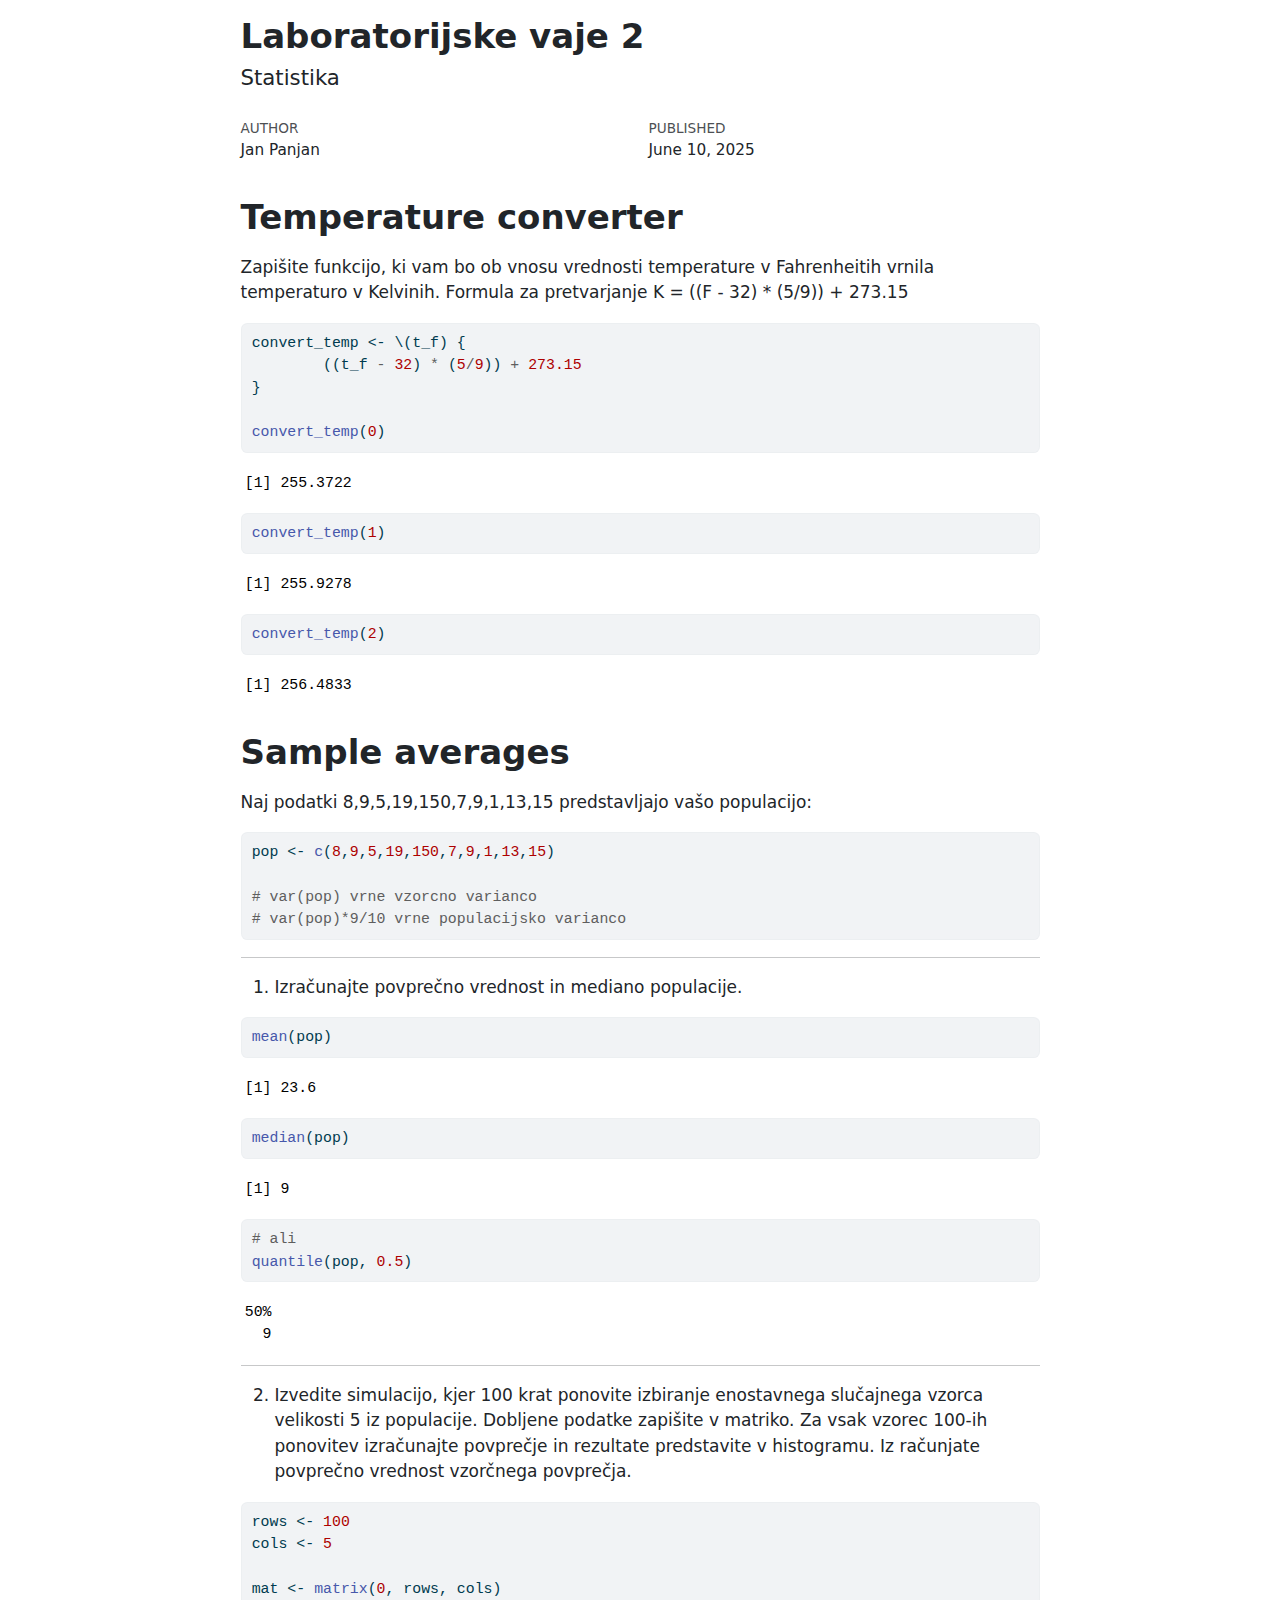
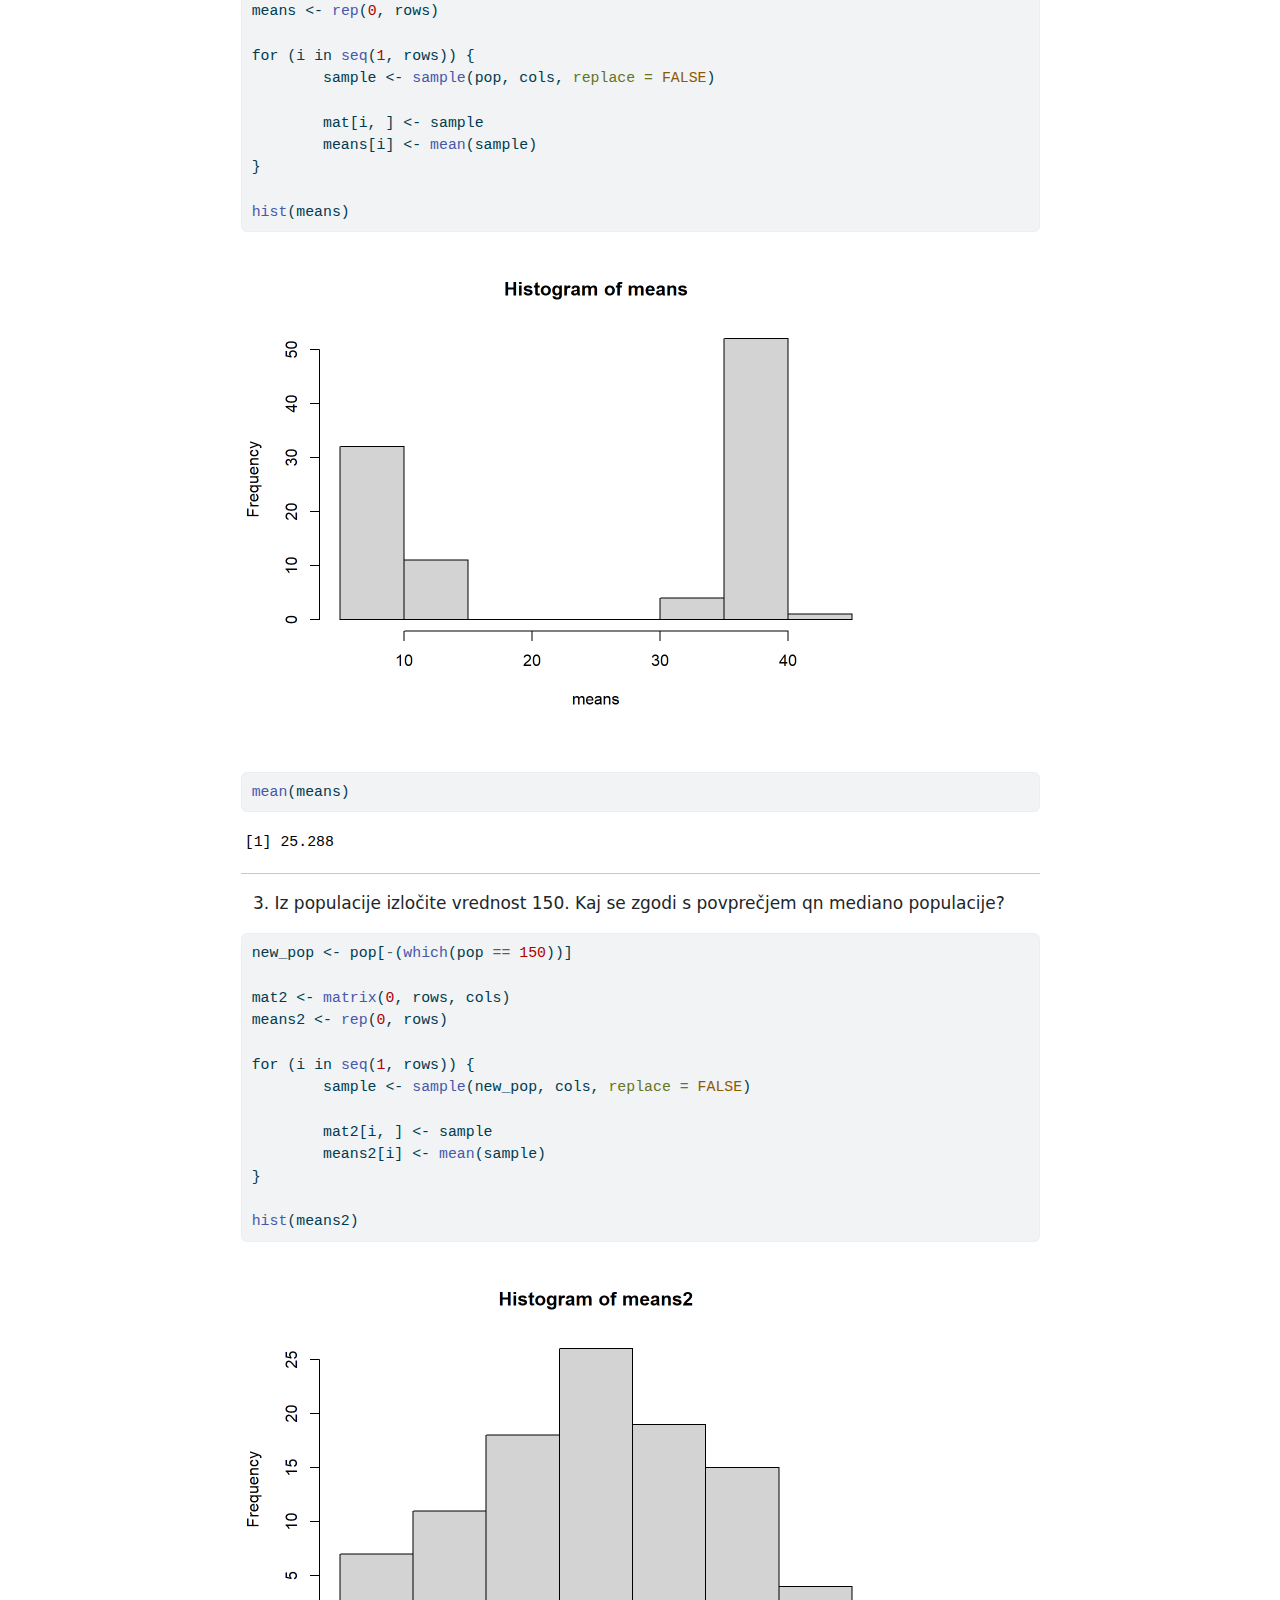
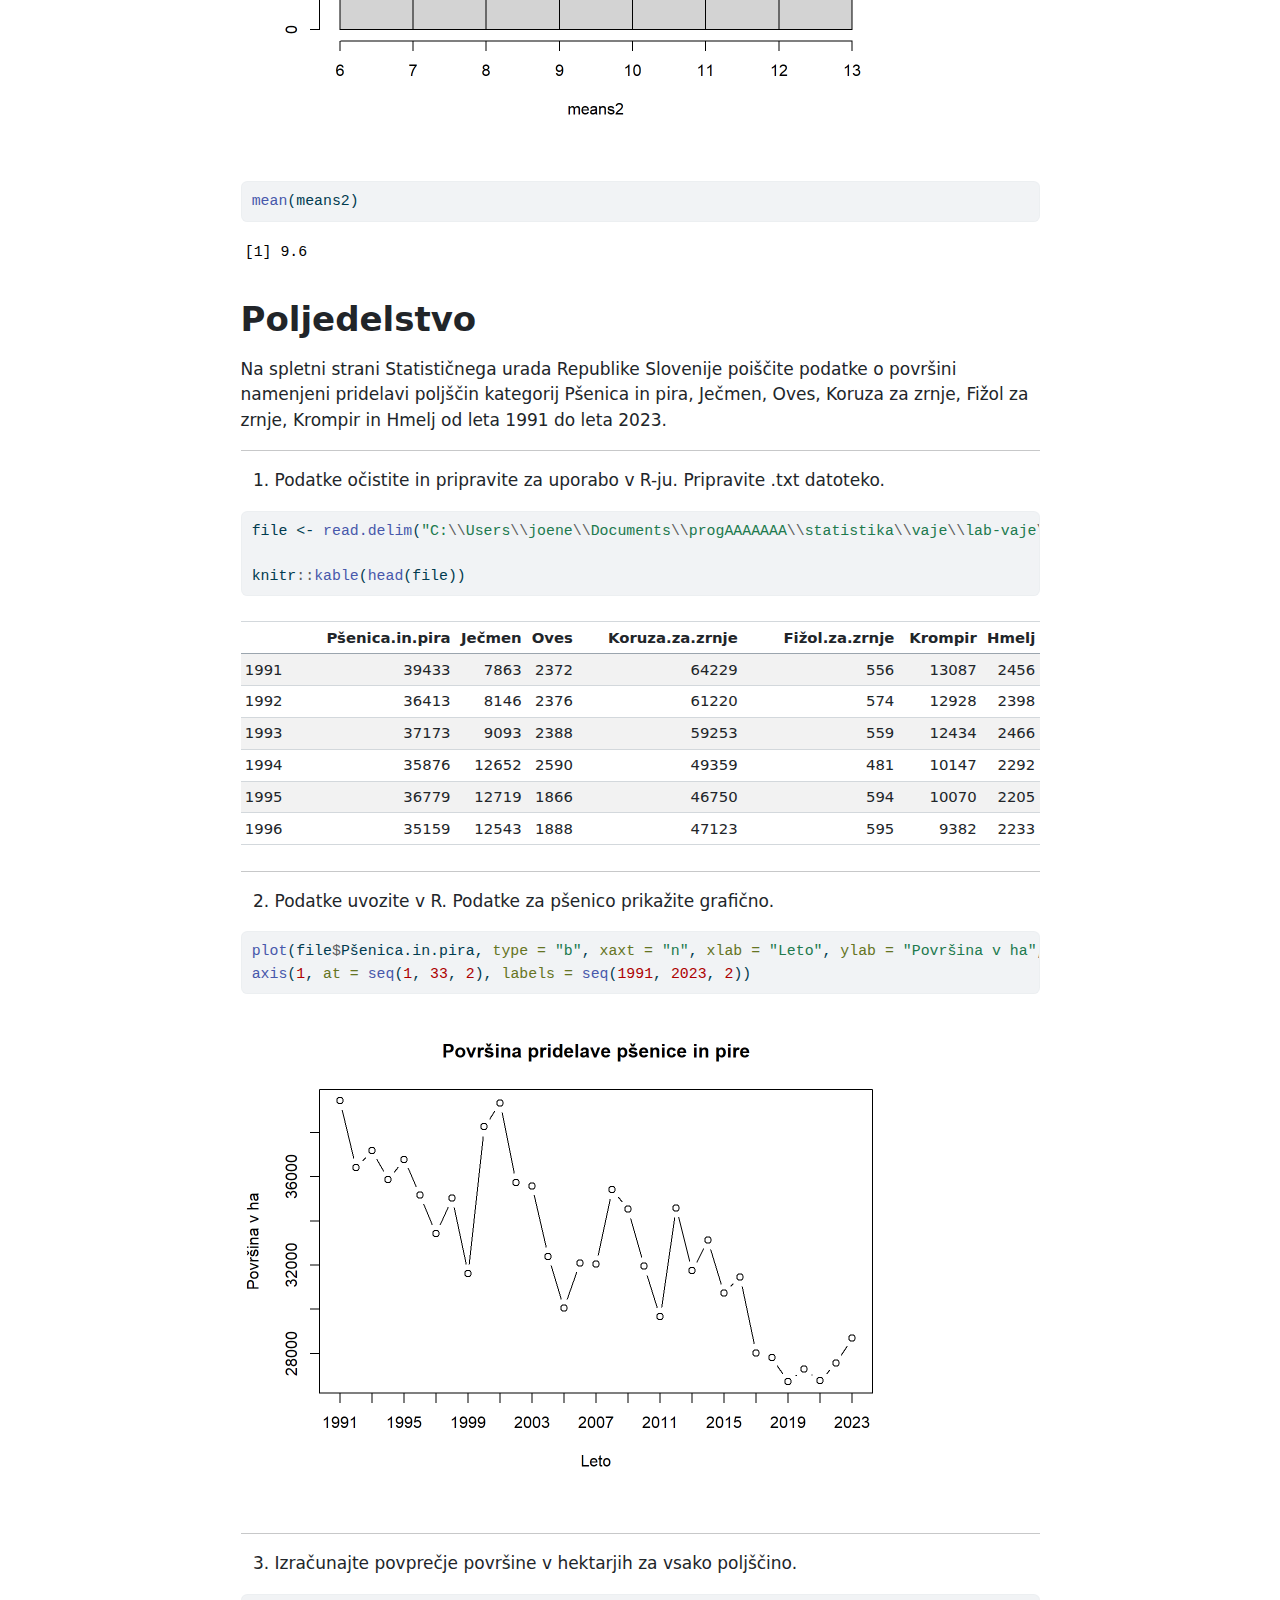
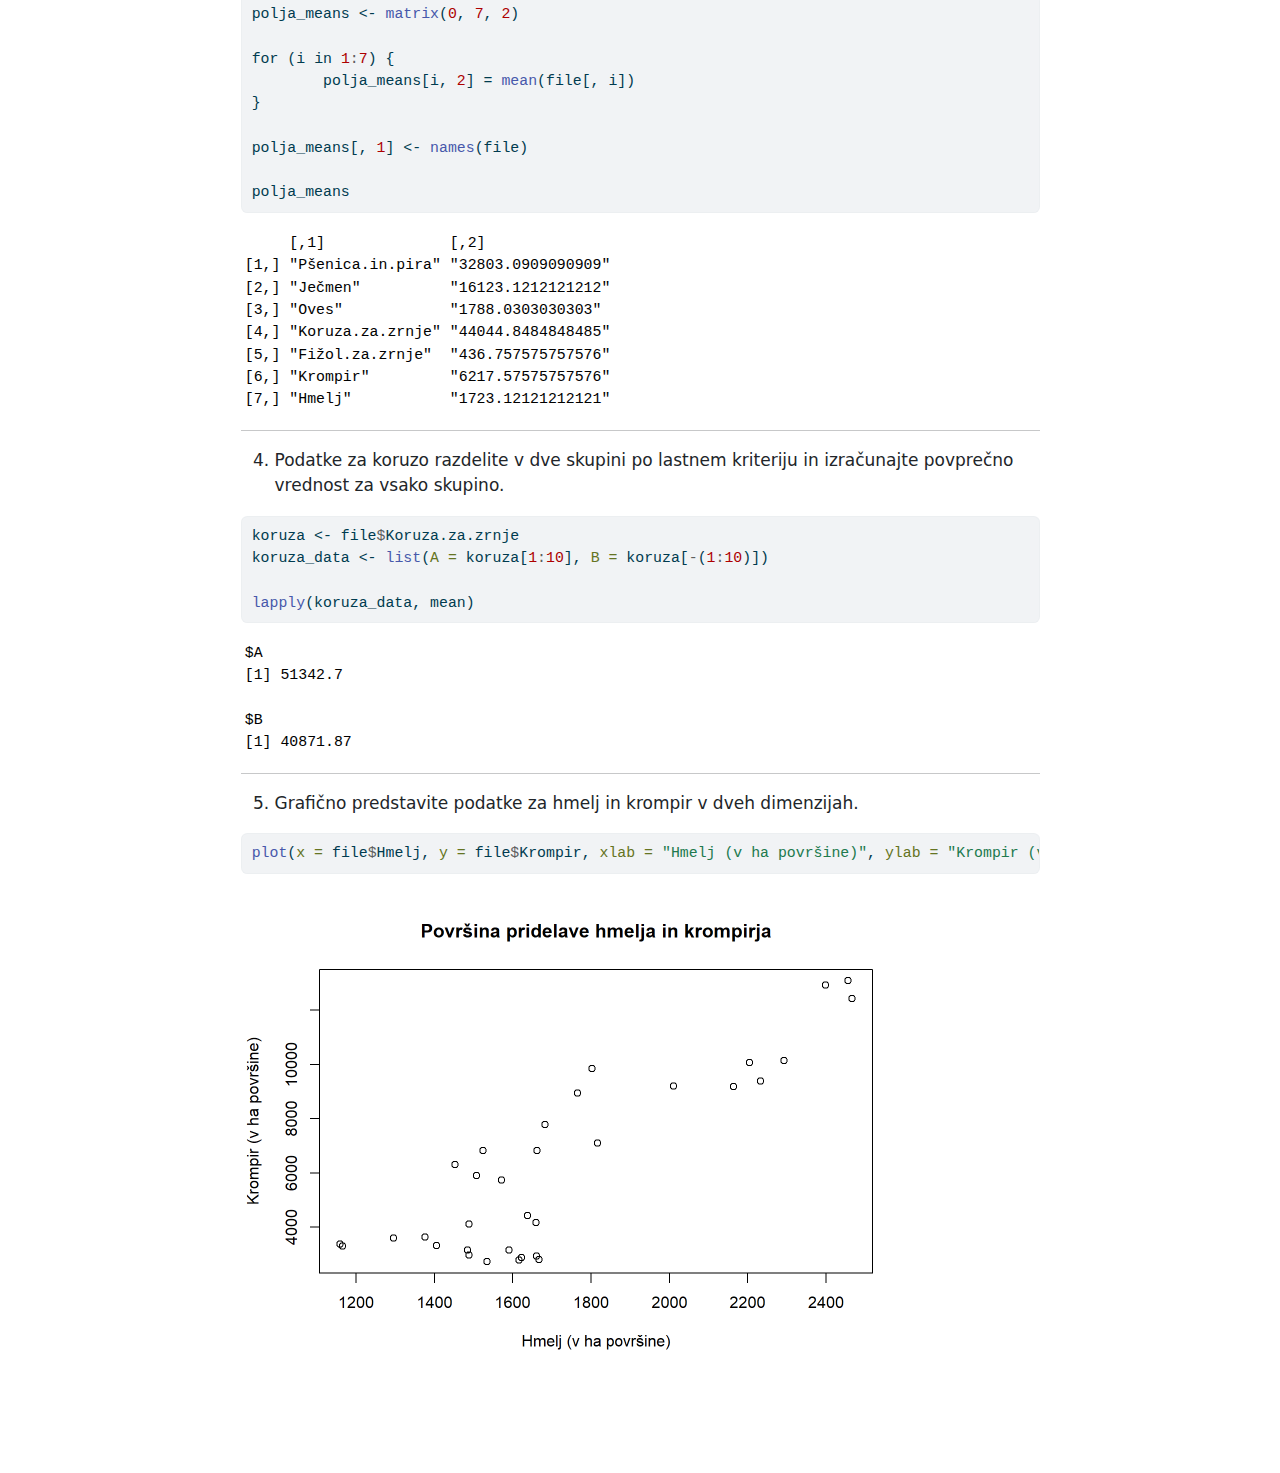
<file: lab-vaje/vaje-2/quarto/index.html>
<!DOCTYPE html>
<html xmlns="http://www.w3.org/1999/xhtml" lang="en" xml:lang="en"><head>

<meta charset="utf-8">
<meta name="generator" content="quarto-1.4.553">

<meta name="viewport" content="width=device-width, initial-scale=1.0, user-scalable=yes">

<meta name="author" content="Jan Panjan">
<meta name="dcterms.date" content="2025-06-10">

<title>Laboratorijske vaje 2</title>
<style>
code{white-space: pre-wrap;}
span.smallcaps{font-variant: small-caps;}
div.columns{display: flex; gap: min(4vw, 1.5em);}
div.column{flex: auto; overflow-x: auto;}
div.hanging-indent{margin-left: 1.5em; text-indent: -1.5em;}
ul.task-list{list-style: none;}
ul.task-list li input[type="checkbox"] {
  width: 0.8em;
  margin: 0 0.8em 0.2em -1em; /* quarto-specific, see https://github.com/quarto-dev/quarto-cli/issues/4556 */ 
  vertical-align: middle;
}
/* CSS for syntax highlighting */
pre > code.sourceCode { white-space: pre; position: relative; }
pre > code.sourceCode > span { line-height: 1.25; }
pre > code.sourceCode > span:empty { height: 1.2em; }
.sourceCode { overflow: visible; }
code.sourceCode > span { color: inherit; text-decoration: inherit; }
div.sourceCode { margin: 1em 0; }
pre.sourceCode { margin: 0; }
@media screen {
div.sourceCode { overflow: auto; }
}
@media print {
pre > code.sourceCode { white-space: pre-wrap; }
pre > code.sourceCode > span { text-indent: -5em; padding-left: 5em; }
}
pre.numberSource code
  { counter-reset: source-line 0; }
pre.numberSource code > span
  { position: relative; left: -4em; counter-increment: source-line; }
pre.numberSource code > span > a:first-child::before
  { content: counter(source-line);
    position: relative; left: -1em; text-align: right; vertical-align: baseline;
    border: none; display: inline-block;
    -webkit-touch-callout: none; -webkit-user-select: none;
    -khtml-user-select: none; -moz-user-select: none;
    -ms-user-select: none; user-select: none;
    padding: 0 4px; width: 4em;
  }
pre.numberSource { margin-left: 3em;  padding-left: 4px; }
div.sourceCode
  {   }
@media screen {
pre > code.sourceCode > span > a:first-child::before { text-decoration: underline; }
}
</style>


<script src="index_files/libs/clipboard/clipboard.min.js"></script>
<script src="index_files/libs/quarto-html/quarto.js"></script>
<script src="index_files/libs/quarto-html/popper.min.js"></script>
<script src="index_files/libs/quarto-html/tippy.umd.min.js"></script>
<script src="index_files/libs/quarto-html/anchor.min.js"></script>
<link href="index_files/libs/quarto-html/tippy.css" rel="stylesheet">
<link href="index_files/libs/quarto-html/quarto-syntax-highlighting.css" rel="stylesheet" id="quarto-text-highlighting-styles">
<script src="index_files/libs/bootstrap/bootstrap.min.js"></script>
<link href="index_files/libs/bootstrap/bootstrap-icons.css" rel="stylesheet">
<link href="index_files/libs/bootstrap/bootstrap.min.css" rel="stylesheet" id="quarto-bootstrap" data-mode="light">


</head>

<body class="fullcontent">

<div id="quarto-content" class="page-columns page-rows-contents page-layout-article">

<main class="content" id="quarto-document-content">

<header id="title-block-header" class="quarto-title-block default">
<div class="quarto-title">
<h1 class="title">Laboratorijske vaje 2</h1>
<p class="subtitle lead">Statistika</p>
</div>



<div class="quarto-title-meta">

    <div>
    <div class="quarto-title-meta-heading">Author</div>
    <div class="quarto-title-meta-contents">
             <p>Jan Panjan </p>
          </div>
  </div>
    
    <div>
    <div class="quarto-title-meta-heading">Published</div>
    <div class="quarto-title-meta-contents">
      <p class="date">June 10, 2025</p>
    </div>
  </div>
  
    
  </div>
  


</header>


<section id="temperature-converter" class="level1">
<h1>Temperature converter</h1>
<p>Zapišite funkcijo, ki vam bo ob vnosu vrednosti temperature v Fahrenheitih vrnila temperaturo v Kelvinih. Formula za pretvarjanje K = ((F - 32) * (5/9)) + 273.15</p>
<div class="cell">
<div class="sourceCode cell-code" id="cb1"><pre class="sourceCode r code-with-copy"><code class="sourceCode r"><span id="cb1-1"><a href="#cb1-1" aria-hidden="true" tabindex="-1"></a>convert_temp <span class="ot">&lt;-</span> \(t_f) {</span>
<span id="cb1-2"><a href="#cb1-2" aria-hidden="true" tabindex="-1"></a>        ((t_f <span class="sc">-</span> <span class="dv">32</span>) <span class="sc">*</span> (<span class="dv">5</span><span class="sc">/</span><span class="dv">9</span>)) <span class="sc">+</span> <span class="fl">273.15</span></span>
<span id="cb1-3"><a href="#cb1-3" aria-hidden="true" tabindex="-1"></a>}</span>
<span id="cb1-4"><a href="#cb1-4" aria-hidden="true" tabindex="-1"></a></span>
<span id="cb1-5"><a href="#cb1-5" aria-hidden="true" tabindex="-1"></a><span class="fu">convert_temp</span>(<span class="dv">0</span>)</span></code><button title="Copy to Clipboard" class="code-copy-button"><i class="bi"></i></button></pre></div>
<div class="cell-output cell-output-stdout">
<pre><code>[1] 255.3722</code></pre>
</div>
<div class="sourceCode cell-code" id="cb3"><pre class="sourceCode r code-with-copy"><code class="sourceCode r"><span id="cb3-1"><a href="#cb3-1" aria-hidden="true" tabindex="-1"></a><span class="fu">convert_temp</span>(<span class="dv">1</span>)</span></code><button title="Copy to Clipboard" class="code-copy-button"><i class="bi"></i></button></pre></div>
<div class="cell-output cell-output-stdout">
<pre><code>[1] 255.9278</code></pre>
</div>
<div class="sourceCode cell-code" id="cb5"><pre class="sourceCode r code-with-copy"><code class="sourceCode r"><span id="cb5-1"><a href="#cb5-1" aria-hidden="true" tabindex="-1"></a><span class="fu">convert_temp</span>(<span class="dv">2</span>)</span></code><button title="Copy to Clipboard" class="code-copy-button"><i class="bi"></i></button></pre></div>
<div class="cell-output cell-output-stdout">
<pre><code>[1] 256.4833</code></pre>
</div>
</div>
</section>
<section id="sample-averages" class="level1">
<h1>Sample averages</h1>
<p>Naj podatki 8,9,5,19,150,7,9,1,13,15 predstavljajo vašo populacijo:</p>
<div class="cell">
<div class="sourceCode cell-code" id="cb7"><pre class="sourceCode r code-with-copy"><code class="sourceCode r"><span id="cb7-1"><a href="#cb7-1" aria-hidden="true" tabindex="-1"></a>pop <span class="ot">&lt;-</span> <span class="fu">c</span>(<span class="dv">8</span>,<span class="dv">9</span>,<span class="dv">5</span>,<span class="dv">19</span>,<span class="dv">150</span>,<span class="dv">7</span>,<span class="dv">9</span>,<span class="dv">1</span>,<span class="dv">13</span>,<span class="dv">15</span>)</span>
<span id="cb7-2"><a href="#cb7-2" aria-hidden="true" tabindex="-1"></a></span>
<span id="cb7-3"><a href="#cb7-3" aria-hidden="true" tabindex="-1"></a><span class="co"># var(pop) vrne vzorcno varianco</span></span>
<span id="cb7-4"><a href="#cb7-4" aria-hidden="true" tabindex="-1"></a><span class="co"># var(pop)*9/10 vrne populacijsko varianco</span></span></code><button title="Copy to Clipboard" class="code-copy-button"><i class="bi"></i></button></pre></div>
</div>
<hr>
<ol type="1">
<li>Izračunajte povprečno vrednost in mediano populacije.</li>
</ol>
<div class="cell">
<div class="sourceCode cell-code" id="cb8"><pre class="sourceCode r code-with-copy"><code class="sourceCode r"><span id="cb8-1"><a href="#cb8-1" aria-hidden="true" tabindex="-1"></a><span class="fu">mean</span>(pop)</span></code><button title="Copy to Clipboard" class="code-copy-button"><i class="bi"></i></button></pre></div>
<div class="cell-output cell-output-stdout">
<pre><code>[1] 23.6</code></pre>
</div>
<div class="sourceCode cell-code" id="cb10"><pre class="sourceCode r code-with-copy"><code class="sourceCode r"><span id="cb10-1"><a href="#cb10-1" aria-hidden="true" tabindex="-1"></a><span class="fu">median</span>(pop)</span></code><button title="Copy to Clipboard" class="code-copy-button"><i class="bi"></i></button></pre></div>
<div class="cell-output cell-output-stdout">
<pre><code>[1] 9</code></pre>
</div>
<div class="sourceCode cell-code" id="cb12"><pre class="sourceCode r code-with-copy"><code class="sourceCode r"><span id="cb12-1"><a href="#cb12-1" aria-hidden="true" tabindex="-1"></a><span class="co"># ali</span></span>
<span id="cb12-2"><a href="#cb12-2" aria-hidden="true" tabindex="-1"></a><span class="fu">quantile</span>(pop, <span class="fl">0.5</span>)</span></code><button title="Copy to Clipboard" class="code-copy-button"><i class="bi"></i></button></pre></div>
<div class="cell-output cell-output-stdout">
<pre><code>50% 
  9 </code></pre>
</div>
</div>
<hr>
<ol start="2" type="1">
<li>Izvedite simulacijo, kjer 100 krat ponovite izbiranje enostavnega slučajnega vzorca velikosti 5 iz populacije. Dobljene podatke zapišite v matriko. Za vsak vzorec 100-ih ponovitev izračunajte povprečje in rezultate predstavite v histogramu. Iz računjate povprečno vrednost vzorčnega povprečja.</li>
</ol>
<div class="cell">
<div class="sourceCode cell-code" id="cb14"><pre class="sourceCode r code-with-copy"><code class="sourceCode r"><span id="cb14-1"><a href="#cb14-1" aria-hidden="true" tabindex="-1"></a>rows <span class="ot">&lt;-</span> <span class="dv">100</span></span>
<span id="cb14-2"><a href="#cb14-2" aria-hidden="true" tabindex="-1"></a>cols <span class="ot">&lt;-</span> <span class="dv">5</span></span>
<span id="cb14-3"><a href="#cb14-3" aria-hidden="true" tabindex="-1"></a></span>
<span id="cb14-4"><a href="#cb14-4" aria-hidden="true" tabindex="-1"></a>mat <span class="ot">&lt;-</span> <span class="fu">matrix</span>(<span class="dv">0</span>, rows, cols)</span>
<span id="cb14-5"><a href="#cb14-5" aria-hidden="true" tabindex="-1"></a>means <span class="ot">&lt;-</span> <span class="fu">rep</span>(<span class="dv">0</span>, rows)</span>
<span id="cb14-6"><a href="#cb14-6" aria-hidden="true" tabindex="-1"></a></span>
<span id="cb14-7"><a href="#cb14-7" aria-hidden="true" tabindex="-1"></a><span class="cf">for</span> (i <span class="cf">in</span> <span class="fu">seq</span>(<span class="dv">1</span>, rows)) {</span>
<span id="cb14-8"><a href="#cb14-8" aria-hidden="true" tabindex="-1"></a>        sample <span class="ot">&lt;-</span> <span class="fu">sample</span>(pop, cols, <span class="at">replace =</span> <span class="cn">FALSE</span>)</span>
<span id="cb14-9"><a href="#cb14-9" aria-hidden="true" tabindex="-1"></a></span>
<span id="cb14-10"><a href="#cb14-10" aria-hidden="true" tabindex="-1"></a>        mat[i, ] <span class="ot">&lt;-</span> sample</span>
<span id="cb14-11"><a href="#cb14-11" aria-hidden="true" tabindex="-1"></a>        means[i] <span class="ot">&lt;-</span> <span class="fu">mean</span>(sample)</span>
<span id="cb14-12"><a href="#cb14-12" aria-hidden="true" tabindex="-1"></a>}</span>
<span id="cb14-13"><a href="#cb14-13" aria-hidden="true" tabindex="-1"></a></span>
<span id="cb14-14"><a href="#cb14-14" aria-hidden="true" tabindex="-1"></a><span class="fu">hist</span>(means)</span></code><button title="Copy to Clipboard" class="code-copy-button"><i class="bi"></i></button></pre></div>
<div class="cell-output-display">
<div>
<figure class="figure">
<p><img src="index_files/figure-html/unnamed-chunk-4-1.png" class="img-fluid figure-img" width="672"></p>
</figure>
</div>
</div>
<div class="sourceCode cell-code" id="cb15"><pre class="sourceCode r code-with-copy"><code class="sourceCode r"><span id="cb15-1"><a href="#cb15-1" aria-hidden="true" tabindex="-1"></a><span class="fu">mean</span>(means)</span></code><button title="Copy to Clipboard" class="code-copy-button"><i class="bi"></i></button></pre></div>
<div class="cell-output cell-output-stdout">
<pre><code>[1] 25.288</code></pre>
</div>
</div>
<hr>
<ol start="3" type="1">
<li>Iz populacije izločite vrednost 150. Kaj se zgodi s povprečjem qn mediano populacije?</li>
</ol>
<div class="cell">
<div class="sourceCode cell-code" id="cb17"><pre class="sourceCode r code-with-copy"><code class="sourceCode r"><span id="cb17-1"><a href="#cb17-1" aria-hidden="true" tabindex="-1"></a>new_pop <span class="ot">&lt;-</span> pop[<span class="sc">-</span>(<span class="fu">which</span>(pop <span class="sc">==</span> <span class="dv">150</span>))]</span>
<span id="cb17-2"><a href="#cb17-2" aria-hidden="true" tabindex="-1"></a></span>
<span id="cb17-3"><a href="#cb17-3" aria-hidden="true" tabindex="-1"></a>mat2 <span class="ot">&lt;-</span> <span class="fu">matrix</span>(<span class="dv">0</span>, rows, cols)</span>
<span id="cb17-4"><a href="#cb17-4" aria-hidden="true" tabindex="-1"></a>means2 <span class="ot">&lt;-</span> <span class="fu">rep</span>(<span class="dv">0</span>, rows)</span>
<span id="cb17-5"><a href="#cb17-5" aria-hidden="true" tabindex="-1"></a></span>
<span id="cb17-6"><a href="#cb17-6" aria-hidden="true" tabindex="-1"></a><span class="cf">for</span> (i <span class="cf">in</span> <span class="fu">seq</span>(<span class="dv">1</span>, rows)) {</span>
<span id="cb17-7"><a href="#cb17-7" aria-hidden="true" tabindex="-1"></a>        sample <span class="ot">&lt;-</span> <span class="fu">sample</span>(new_pop, cols, <span class="at">replace =</span> <span class="cn">FALSE</span>)</span>
<span id="cb17-8"><a href="#cb17-8" aria-hidden="true" tabindex="-1"></a></span>
<span id="cb17-9"><a href="#cb17-9" aria-hidden="true" tabindex="-1"></a>        mat2[i, ] <span class="ot">&lt;-</span> sample</span>
<span id="cb17-10"><a href="#cb17-10" aria-hidden="true" tabindex="-1"></a>        means2[i] <span class="ot">&lt;-</span> <span class="fu">mean</span>(sample)</span>
<span id="cb17-11"><a href="#cb17-11" aria-hidden="true" tabindex="-1"></a>}</span>
<span id="cb17-12"><a href="#cb17-12" aria-hidden="true" tabindex="-1"></a></span>
<span id="cb17-13"><a href="#cb17-13" aria-hidden="true" tabindex="-1"></a><span class="fu">hist</span>(means2)</span></code><button title="Copy to Clipboard" class="code-copy-button"><i class="bi"></i></button></pre></div>
<div class="cell-output-display">
<div>
<figure class="figure">
<p><img src="index_files/figure-html/unnamed-chunk-5-1.png" class="img-fluid figure-img" width="672"></p>
</figure>
</div>
</div>
<div class="sourceCode cell-code" id="cb18"><pre class="sourceCode r code-with-copy"><code class="sourceCode r"><span id="cb18-1"><a href="#cb18-1" aria-hidden="true" tabindex="-1"></a><span class="fu">mean</span>(means2)</span></code><button title="Copy to Clipboard" class="code-copy-button"><i class="bi"></i></button></pre></div>
<div class="cell-output cell-output-stdout">
<pre><code>[1] 9.6</code></pre>
</div>
</div>
</section>
<section id="poljedelstvo" class="level1">
<h1>Poljedelstvo</h1>
<p>Na spletni strani Statističnega urada Republike Slovenije poiščite podatke o površini namenjeni pridelavi poljščin kategorij Pšenica in pira, Ječmen, Oves, Koruza za zrnje, Fižol za zrnje, Krompir in Hmelj od leta 1991 do leta 2023.</p>
<hr>
<ol type="1">
<li>Podatke očistite in pripravite za uporabo v R-ju. Pripravite .txt datoteko.</li>
</ol>
<div class="cell">
<div class="sourceCode cell-code" id="cb20"><pre class="sourceCode r code-with-copy"><code class="sourceCode r"><span id="cb20-1"><a href="#cb20-1" aria-hidden="true" tabindex="-1"></a>file <span class="ot">&lt;-</span> <span class="fu">read.delim</span>(<span class="st">"C:</span><span class="sc">\\</span><span class="st">Users</span><span class="sc">\\</span><span class="st">joene</span><span class="sc">\\</span><span class="st">Documents</span><span class="sc">\\</span><span class="st">progAAAAAAA</span><span class="sc">\\</span><span class="st">statistika</span><span class="sc">\\</span><span class="st">vaje</span><span class="sc">\\</span><span class="st">lab-vaje</span><span class="sc">\\</span><span class="st">vaje-2</span><span class="sc">\\</span><span class="st">files</span><span class="sc">\\</span><span class="st">poljscine.txt"</span>, <span class="at">row.names =</span> <span class="dv">1</span>)</span>
<span id="cb20-2"><a href="#cb20-2" aria-hidden="true" tabindex="-1"></a></span>
<span id="cb20-3"><a href="#cb20-3" aria-hidden="true" tabindex="-1"></a>knitr<span class="sc">::</span><span class="fu">kable</span>(<span class="fu">head</span>(file))</span></code><button title="Copy to Clipboard" class="code-copy-button"><i class="bi"></i></button></pre></div>
<div class="cell-output-display">
<table class="table table-sm table-striped small">
<colgroup>
<col style="width: 6%">
<col style="width: 20%">
<col style="width: 8%">
<col style="width: 6%">
<col style="width: 20%">
<col style="width: 19%">
<col style="width: 10%">
<col style="width: 7%">
</colgroup>
<thead>
<tr class="header">
<th style="text-align: left;"></th>
<th style="text-align: right;">Pšenica.in.pira</th>
<th style="text-align: right;">Ječmen</th>
<th style="text-align: right;">Oves</th>
<th style="text-align: right;">Koruza.za.zrnje</th>
<th style="text-align: right;">Fižol.za.zrnje</th>
<th style="text-align: right;">Krompir</th>
<th style="text-align: right;">Hmelj</th>
</tr>
</thead>
<tbody>
<tr class="odd">
<td style="text-align: left;">1991</td>
<td style="text-align: right;">39433</td>
<td style="text-align: right;">7863</td>
<td style="text-align: right;">2372</td>
<td style="text-align: right;">64229</td>
<td style="text-align: right;">556</td>
<td style="text-align: right;">13087</td>
<td style="text-align: right;">2456</td>
</tr>
<tr class="even">
<td style="text-align: left;">1992</td>
<td style="text-align: right;">36413</td>
<td style="text-align: right;">8146</td>
<td style="text-align: right;">2376</td>
<td style="text-align: right;">61220</td>
<td style="text-align: right;">574</td>
<td style="text-align: right;">12928</td>
<td style="text-align: right;">2398</td>
</tr>
<tr class="odd">
<td style="text-align: left;">1993</td>
<td style="text-align: right;">37173</td>
<td style="text-align: right;">9093</td>
<td style="text-align: right;">2388</td>
<td style="text-align: right;">59253</td>
<td style="text-align: right;">559</td>
<td style="text-align: right;">12434</td>
<td style="text-align: right;">2466</td>
</tr>
<tr class="even">
<td style="text-align: left;">1994</td>
<td style="text-align: right;">35876</td>
<td style="text-align: right;">12652</td>
<td style="text-align: right;">2590</td>
<td style="text-align: right;">49359</td>
<td style="text-align: right;">481</td>
<td style="text-align: right;">10147</td>
<td style="text-align: right;">2292</td>
</tr>
<tr class="odd">
<td style="text-align: left;">1995</td>
<td style="text-align: right;">36779</td>
<td style="text-align: right;">12719</td>
<td style="text-align: right;">1866</td>
<td style="text-align: right;">46750</td>
<td style="text-align: right;">594</td>
<td style="text-align: right;">10070</td>
<td style="text-align: right;">2205</td>
</tr>
<tr class="even">
<td style="text-align: left;">1996</td>
<td style="text-align: right;">35159</td>
<td style="text-align: right;">12543</td>
<td style="text-align: right;">1888</td>
<td style="text-align: right;">47123</td>
<td style="text-align: right;">595</td>
<td style="text-align: right;">9382</td>
<td style="text-align: right;">2233</td>
</tr>
</tbody>
</table>
</div>
</div>
<hr>
<ol start="2" type="1">
<li>Podatke uvozite v R. Podatke za pšenico prikažite grafično.</li>
</ol>
<div class="cell">
<div class="sourceCode cell-code" id="cb21"><pre class="sourceCode r code-with-copy"><code class="sourceCode r"><span id="cb21-1"><a href="#cb21-1" aria-hidden="true" tabindex="-1"></a><span class="fu">plot</span>(file<span class="sc">$</span>Pšenica.in.pira, <span class="at">type =</span> <span class="st">"b"</span>, <span class="at">xaxt =</span> <span class="st">"n"</span>, <span class="at">xlab =</span> <span class="st">"Leto"</span>, <span class="at">ylab =</span> <span class="st">"Površina v ha"</span>, <span class="at">main =</span> <span class="st">"Površina pridelave pšenice in pire"</span>)</span>
<span id="cb21-2"><a href="#cb21-2" aria-hidden="true" tabindex="-1"></a><span class="fu">axis</span>(<span class="dv">1</span>, <span class="at">at =</span> <span class="fu">seq</span>(<span class="dv">1</span>, <span class="dv">33</span>, <span class="dv">2</span>), <span class="at">labels =</span> <span class="fu">seq</span>(<span class="dv">1991</span>, <span class="dv">2023</span>, <span class="dv">2</span>))</span></code><button title="Copy to Clipboard" class="code-copy-button"><i class="bi"></i></button></pre></div>
<div class="cell-output-display">
<div>
<figure class="figure">
<p><img src="index_files/figure-html/unnamed-chunk-7-1.png" class="img-fluid figure-img" width="672"></p>
</figure>
</div>
</div>
</div>
<hr>
<ol start="3" type="1">
<li>Izračunajte povprečje površine v hektarjih za vsako poljščino.</li>
</ol>
<div class="cell">
<div class="sourceCode cell-code" id="cb22"><pre class="sourceCode r code-with-copy"><code class="sourceCode r"><span id="cb22-1"><a href="#cb22-1" aria-hidden="true" tabindex="-1"></a>polja_means <span class="ot">&lt;-</span> <span class="fu">matrix</span>(<span class="dv">0</span>, <span class="dv">7</span>, <span class="dv">2</span>)</span>
<span id="cb22-2"><a href="#cb22-2" aria-hidden="true" tabindex="-1"></a></span>
<span id="cb22-3"><a href="#cb22-3" aria-hidden="true" tabindex="-1"></a><span class="cf">for</span> (i <span class="cf">in</span> <span class="dv">1</span><span class="sc">:</span><span class="dv">7</span>) {</span>
<span id="cb22-4"><a href="#cb22-4" aria-hidden="true" tabindex="-1"></a>        polja_means[i, <span class="dv">2</span>] <span class="ot">=</span> <span class="fu">mean</span>(file[, i])</span>
<span id="cb22-5"><a href="#cb22-5" aria-hidden="true" tabindex="-1"></a>}</span>
<span id="cb22-6"><a href="#cb22-6" aria-hidden="true" tabindex="-1"></a></span>
<span id="cb22-7"><a href="#cb22-7" aria-hidden="true" tabindex="-1"></a>polja_means[, <span class="dv">1</span>] <span class="ot">&lt;-</span> <span class="fu">names</span>(file)</span>
<span id="cb22-8"><a href="#cb22-8" aria-hidden="true" tabindex="-1"></a></span>
<span id="cb22-9"><a href="#cb22-9" aria-hidden="true" tabindex="-1"></a>polja_means</span></code><button title="Copy to Clipboard" class="code-copy-button"><i class="bi"></i></button></pre></div>
<div class="cell-output cell-output-stdout">
<pre><code>     [,1]              [,2]              
[1,] "Pšenica.in.pira" "32803.0909090909"
[2,] "Ječmen"          "16123.1212121212"
[3,] "Oves"            "1788.0303030303" 
[4,] "Koruza.za.zrnje" "44044.8484848485"
[5,] "Fižol.za.zrnje"  "436.757575757576"
[6,] "Krompir"         "6217.57575757576"
[7,] "Hmelj"           "1723.12121212121"</code></pre>
</div>
</div>
<hr>
<ol start="4" type="1">
<li>Podatke za koruzo razdelite v dve skupini po lastnem kriteriju in izračunajte povprečno vrednost za vsako skupino.</li>
</ol>
<div class="cell">
<div class="sourceCode cell-code" id="cb24"><pre class="sourceCode r code-with-copy"><code class="sourceCode r"><span id="cb24-1"><a href="#cb24-1" aria-hidden="true" tabindex="-1"></a>koruza <span class="ot">&lt;-</span> file<span class="sc">$</span>Koruza.za.zrnje</span>
<span id="cb24-2"><a href="#cb24-2" aria-hidden="true" tabindex="-1"></a>koruza_data <span class="ot">&lt;-</span> <span class="fu">list</span>(<span class="at">A =</span> koruza[<span class="dv">1</span><span class="sc">:</span><span class="dv">10</span>], <span class="at">B =</span> koruza[<span class="sc">-</span>(<span class="dv">1</span><span class="sc">:</span><span class="dv">10</span>)])</span>
<span id="cb24-3"><a href="#cb24-3" aria-hidden="true" tabindex="-1"></a></span>
<span id="cb24-4"><a href="#cb24-4" aria-hidden="true" tabindex="-1"></a><span class="fu">lapply</span>(koruza_data, mean)</span></code><button title="Copy to Clipboard" class="code-copy-button"><i class="bi"></i></button></pre></div>
<div class="cell-output cell-output-stdout">
<pre><code>$A
[1] 51342.7

$B
[1] 40871.87</code></pre>
</div>
</div>
<hr>
<ol start="5" type="1">
<li>Grafično predstavite podatke za hmelj in krompir v dveh dimenzijah.</li>
</ol>
<div class="cell">
<div class="sourceCode cell-code" id="cb26"><pre class="sourceCode r code-with-copy"><code class="sourceCode r"><span id="cb26-1"><a href="#cb26-1" aria-hidden="true" tabindex="-1"></a><span class="fu">plot</span>(<span class="at">x =</span> file<span class="sc">$</span>Hmelj, <span class="at">y =</span> file<span class="sc">$</span>Krompir, <span class="at">xlab =</span> <span class="st">"Hmelj (v ha površine)"</span>, <span class="at">ylab =</span> <span class="st">"Krompir (v ha površine)"</span>, <span class="at">main =</span> <span class="st">"Površina pridelave hmelja in krompirja"</span>)</span></code><button title="Copy to Clipboard" class="code-copy-button"><i class="bi"></i></button></pre></div>
<div class="cell-output-display">
<div>
<figure class="figure">
<p><img src="index_files/figure-html/unnamed-chunk-10-1.png" class="img-fluid figure-img" width="672"></p>
</figure>
</div>
</div>
</div>
</section>

</main>
<!-- /main column -->
<script id="quarto-html-after-body" type="application/javascript">
window.document.addEventListener("DOMContentLoaded", function (event) {
  const toggleBodyColorMode = (bsSheetEl) => {
    const mode = bsSheetEl.getAttribute("data-mode");
    const bodyEl = window.document.querySelector("body");
    if (mode === "dark") {
      bodyEl.classList.add("quarto-dark");
      bodyEl.classList.remove("quarto-light");
    } else {
      bodyEl.classList.add("quarto-light");
      bodyEl.classList.remove("quarto-dark");
    }
  }
  const toggleBodyColorPrimary = () => {
    const bsSheetEl = window.document.querySelector("link#quarto-bootstrap");
    if (bsSheetEl) {
      toggleBodyColorMode(bsSheetEl);
    }
  }
  toggleBodyColorPrimary();  
  const icon = "";
  const anchorJS = new window.AnchorJS();
  anchorJS.options = {
    placement: 'right',
    icon: icon
  };
  anchorJS.add('.anchored');
  const isCodeAnnotation = (el) => {
    for (const clz of el.classList) {
      if (clz.startsWith('code-annotation-')) {                     
        return true;
      }
    }
    return false;
  }
  const clipboard = new window.ClipboardJS('.code-copy-button', {
    text: function(trigger) {
      const codeEl = trigger.previousElementSibling.cloneNode(true);
      for (const childEl of codeEl.children) {
        if (isCodeAnnotation(childEl)) {
          childEl.remove();
        }
      }
      return codeEl.innerText;
    }
  });
  clipboard.on('success', function(e) {
    // button target
    const button = e.trigger;
    // don't keep focus
    button.blur();
    // flash "checked"
    button.classList.add('code-copy-button-checked');
    var currentTitle = button.getAttribute("title");
    button.setAttribute("title", "Copied!");
    let tooltip;
    if (window.bootstrap) {
      button.setAttribute("data-bs-toggle", "tooltip");
      button.setAttribute("data-bs-placement", "left");
      button.setAttribute("data-bs-title", "Copied!");
      tooltip = new bootstrap.Tooltip(button, 
        { trigger: "manual", 
          customClass: "code-copy-button-tooltip",
          offset: [0, -8]});
      tooltip.show();    
    }
    setTimeout(function() {
      if (tooltip) {
        tooltip.hide();
        button.removeAttribute("data-bs-title");
        button.removeAttribute("data-bs-toggle");
        button.removeAttribute("data-bs-placement");
      }
      button.setAttribute("title", currentTitle);
      button.classList.remove('code-copy-button-checked');
    }, 1000);
    // clear code selection
    e.clearSelection();
  });
    var localhostRegex = new RegExp(/^(?:http|https):\/\/localhost\:?[0-9]*\//);
    var mailtoRegex = new RegExp(/^mailto:/);
      var filterRegex = new RegExp('/' + window.location.host + '/');
    var isInternal = (href) => {
        return filterRegex.test(href) || localhostRegex.test(href) || mailtoRegex.test(href);
    }
    // Inspect non-navigation links and adorn them if external
 	var links = window.document.querySelectorAll('a[href]:not(.nav-link):not(.navbar-brand):not(.toc-action):not(.sidebar-link):not(.sidebar-item-toggle):not(.pagination-link):not(.no-external):not([aria-hidden]):not(.dropdown-item):not(.quarto-navigation-tool)');
    for (var i=0; i<links.length; i++) {
      const link = links[i];
      if (!isInternal(link.href)) {
        // undo the damage that might have been done by quarto-nav.js in the case of
        // links that we want to consider external
        if (link.dataset.originalHref !== undefined) {
          link.href = link.dataset.originalHref;
        }
      }
    }
  function tippyHover(el, contentFn, onTriggerFn, onUntriggerFn) {
    const config = {
      allowHTML: true,
      maxWidth: 500,
      delay: 100,
      arrow: false,
      appendTo: function(el) {
          return el.parentElement;
      },
      interactive: true,
      interactiveBorder: 10,
      theme: 'quarto',
      placement: 'bottom-start',
    };
    if (contentFn) {
      config.content = contentFn;
    }
    if (onTriggerFn) {
      config.onTrigger = onTriggerFn;
    }
    if (onUntriggerFn) {
      config.onUntrigger = onUntriggerFn;
    }
    window.tippy(el, config); 
  }
  const noterefs = window.document.querySelectorAll('a[role="doc-noteref"]');
  for (var i=0; i<noterefs.length; i++) {
    const ref = noterefs[i];
    tippyHover(ref, function() {
      // use id or data attribute instead here
      let href = ref.getAttribute('data-footnote-href') || ref.getAttribute('href');
      try { href = new URL(href).hash; } catch {}
      const id = href.replace(/^#\/?/, "");
      const note = window.document.getElementById(id);
      if (note) {
        return note.innerHTML;
      } else {
        return "";
      }
    });
  }
  const xrefs = window.document.querySelectorAll('a.quarto-xref');
  const processXRef = (id, note) => {
    // Strip column container classes
    const stripColumnClz = (el) => {
      el.classList.remove("page-full", "page-columns");
      if (el.children) {
        for (const child of el.children) {
          stripColumnClz(child);
        }
      }
    }
    stripColumnClz(note)
    if (id === null || id.startsWith('sec-')) {
      // Special case sections, only their first couple elements
      const container = document.createElement("div");
      if (note.children && note.children.length > 2) {
        container.appendChild(note.children[0].cloneNode(true));
        for (let i = 1; i < note.children.length; i++) {
          const child = note.children[i];
          if (child.tagName === "P" && child.innerText === "") {
            continue;
          } else {
            container.appendChild(child.cloneNode(true));
            break;
          }
        }
        if (window.Quarto?.typesetMath) {
          window.Quarto.typesetMath(container);
        }
        return container.innerHTML
      } else {
        if (window.Quarto?.typesetMath) {
          window.Quarto.typesetMath(note);
        }
        return note.innerHTML;
      }
    } else {
      // Remove any anchor links if they are present
      const anchorLink = note.querySelector('a.anchorjs-link');
      if (anchorLink) {
        anchorLink.remove();
      }
      if (window.Quarto?.typesetMath) {
        window.Quarto.typesetMath(note);
      }
      // TODO in 1.5, we should make sure this works without a callout special case
      if (note.classList.contains("callout")) {
        return note.outerHTML;
      } else {
        return note.innerHTML;
      }
    }
  }
  for (var i=0; i<xrefs.length; i++) {
    const xref = xrefs[i];
    tippyHover(xref, undefined, function(instance) {
      instance.disable();
      let url = xref.getAttribute('href');
      let hash = undefined; 
      if (url.startsWith('#')) {
        hash = url;
      } else {
        try { hash = new URL(url).hash; } catch {}
      }
      if (hash) {
        const id = hash.replace(/^#\/?/, "");
        const note = window.document.getElementById(id);
        if (note !== null) {
          try {
            const html = processXRef(id, note.cloneNode(true));
            instance.setContent(html);
          } finally {
            instance.enable();
            instance.show();
          }
        } else {
          // See if we can fetch this
          fetch(url.split('#')[0])
          .then(res => res.text())
          .then(html => {
            const parser = new DOMParser();
            const htmlDoc = parser.parseFromString(html, "text/html");
            const note = htmlDoc.getElementById(id);
            if (note !== null) {
              const html = processXRef(id, note);
              instance.setContent(html);
            } 
          }).finally(() => {
            instance.enable();
            instance.show();
          });
        }
      } else {
        // See if we can fetch a full url (with no hash to target)
        // This is a special case and we should probably do some content thinning / targeting
        fetch(url)
        .then(res => res.text())
        .then(html => {
          const parser = new DOMParser();
          const htmlDoc = parser.parseFromString(html, "text/html");
          const note = htmlDoc.querySelector('main.content');
          if (note !== null) {
            // This should only happen for chapter cross references
            // (since there is no id in the URL)
            // remove the first header
            if (note.children.length > 0 && note.children[0].tagName === "HEADER") {
              note.children[0].remove();
            }
            const html = processXRef(null, note);
            instance.setContent(html);
          } 
        }).finally(() => {
          instance.enable();
          instance.show();
        });
      }
    }, function(instance) {
    });
  }
      let selectedAnnoteEl;
      const selectorForAnnotation = ( cell, annotation) => {
        let cellAttr = 'data-code-cell="' + cell + '"';
        let lineAttr = 'data-code-annotation="' +  annotation + '"';
        const selector = 'span[' + cellAttr + '][' + lineAttr + ']';
        return selector;
      }
      const selectCodeLines = (annoteEl) => {
        const doc = window.document;
        const targetCell = annoteEl.getAttribute("data-target-cell");
        const targetAnnotation = annoteEl.getAttribute("data-target-annotation");
        const annoteSpan = window.document.querySelector(selectorForAnnotation(targetCell, targetAnnotation));
        const lines = annoteSpan.getAttribute("data-code-lines").split(",");
        const lineIds = lines.map((line) => {
          return targetCell + "-" + line;
        })
        let top = null;
        let height = null;
        let parent = null;
        if (lineIds.length > 0) {
            //compute the position of the single el (top and bottom and make a div)
            const el = window.document.getElementById(lineIds[0]);
            top = el.offsetTop;
            height = el.offsetHeight;
            parent = el.parentElement.parentElement;
          if (lineIds.length > 1) {
            const lastEl = window.document.getElementById(lineIds[lineIds.length - 1]);
            const bottom = lastEl.offsetTop + lastEl.offsetHeight;
            height = bottom - top;
          }
          if (top !== null && height !== null && parent !== null) {
            // cook up a div (if necessary) and position it 
            let div = window.document.getElementById("code-annotation-line-highlight");
            if (div === null) {
              div = window.document.createElement("div");
              div.setAttribute("id", "code-annotation-line-highlight");
              div.style.position = 'absolute';
              parent.appendChild(div);
            }
            div.style.top = top - 2 + "px";
            div.style.height = height + 4 + "px";
            div.style.left = 0;
            let gutterDiv = window.document.getElementById("code-annotation-line-highlight-gutter");
            if (gutterDiv === null) {
              gutterDiv = window.document.createElement("div");
              gutterDiv.setAttribute("id", "code-annotation-line-highlight-gutter");
              gutterDiv.style.position = 'absolute';
              const codeCell = window.document.getElementById(targetCell);
              const gutter = codeCell.querySelector('.code-annotation-gutter');
              gutter.appendChild(gutterDiv);
            }
            gutterDiv.style.top = top - 2 + "px";
            gutterDiv.style.height = height + 4 + "px";
          }
          selectedAnnoteEl = annoteEl;
        }
      };
      const unselectCodeLines = () => {
        const elementsIds = ["code-annotation-line-highlight", "code-annotation-line-highlight-gutter"];
        elementsIds.forEach((elId) => {
          const div = window.document.getElementById(elId);
          if (div) {
            div.remove();
          }
        });
        selectedAnnoteEl = undefined;
      };
        // Handle positioning of the toggle
    window.addEventListener(
      "resize",
      throttle(() => {
        elRect = undefined;
        if (selectedAnnoteEl) {
          selectCodeLines(selectedAnnoteEl);
        }
      }, 10)
    );
    function throttle(fn, ms) {
    let throttle = false;
    let timer;
      return (...args) => {
        if(!throttle) { // first call gets through
            fn.apply(this, args);
            throttle = true;
        } else { // all the others get throttled
            if(timer) clearTimeout(timer); // cancel #2
            timer = setTimeout(() => {
              fn.apply(this, args);
              timer = throttle = false;
            }, ms);
        }
      };
    }
      // Attach click handler to the DT
      const annoteDls = window.document.querySelectorAll('dt[data-target-cell]');
      for (const annoteDlNode of annoteDls) {
        annoteDlNode.addEventListener('click', (event) => {
          const clickedEl = event.target;
          if (clickedEl !== selectedAnnoteEl) {
            unselectCodeLines();
            const activeEl = window.document.querySelector('dt[data-target-cell].code-annotation-active');
            if (activeEl) {
              activeEl.classList.remove('code-annotation-active');
            }
            selectCodeLines(clickedEl);
            clickedEl.classList.add('code-annotation-active');
          } else {
            // Unselect the line
            unselectCodeLines();
            clickedEl.classList.remove('code-annotation-active');
          }
        });
      }
  const findCites = (el) => {
    const parentEl = el.parentElement;
    if (parentEl) {
      const cites = parentEl.dataset.cites;
      if (cites) {
        return {
          el,
          cites: cites.split(' ')
        };
      } else {
        return findCites(el.parentElement)
      }
    } else {
      return undefined;
    }
  };
  var bibliorefs = window.document.querySelectorAll('a[role="doc-biblioref"]');
  for (var i=0; i<bibliorefs.length; i++) {
    const ref = bibliorefs[i];
    const citeInfo = findCites(ref);
    if (citeInfo) {
      tippyHover(citeInfo.el, function() {
        var popup = window.document.createElement('div');
        citeInfo.cites.forEach(function(cite) {
          var citeDiv = window.document.createElement('div');
          citeDiv.classList.add('hanging-indent');
          citeDiv.classList.add('csl-entry');
          var biblioDiv = window.document.getElementById('ref-' + cite);
          if (biblioDiv) {
            citeDiv.innerHTML = biblioDiv.innerHTML;
          }
          popup.appendChild(citeDiv);
        });
        return popup.innerHTML;
      });
    }
  }
});
</script>
</div> <!-- /content -->




</body></html>
</file>
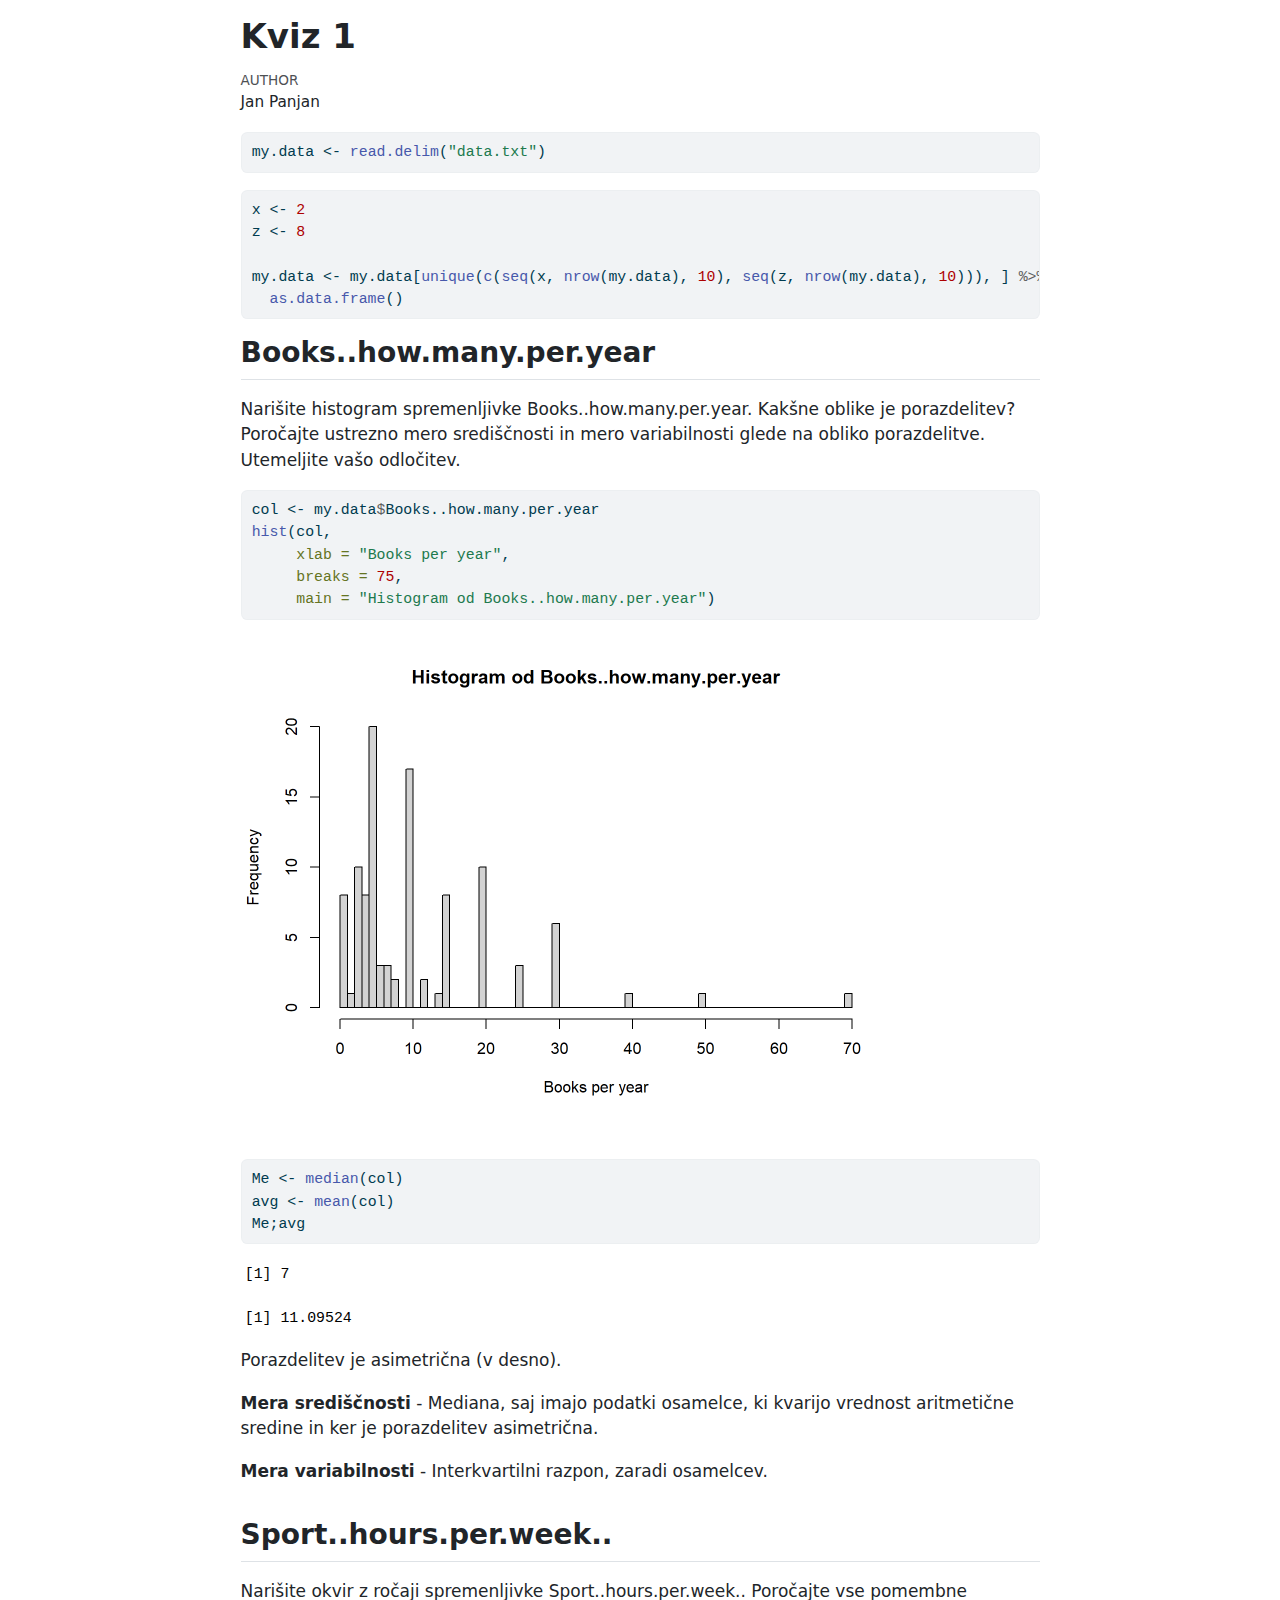
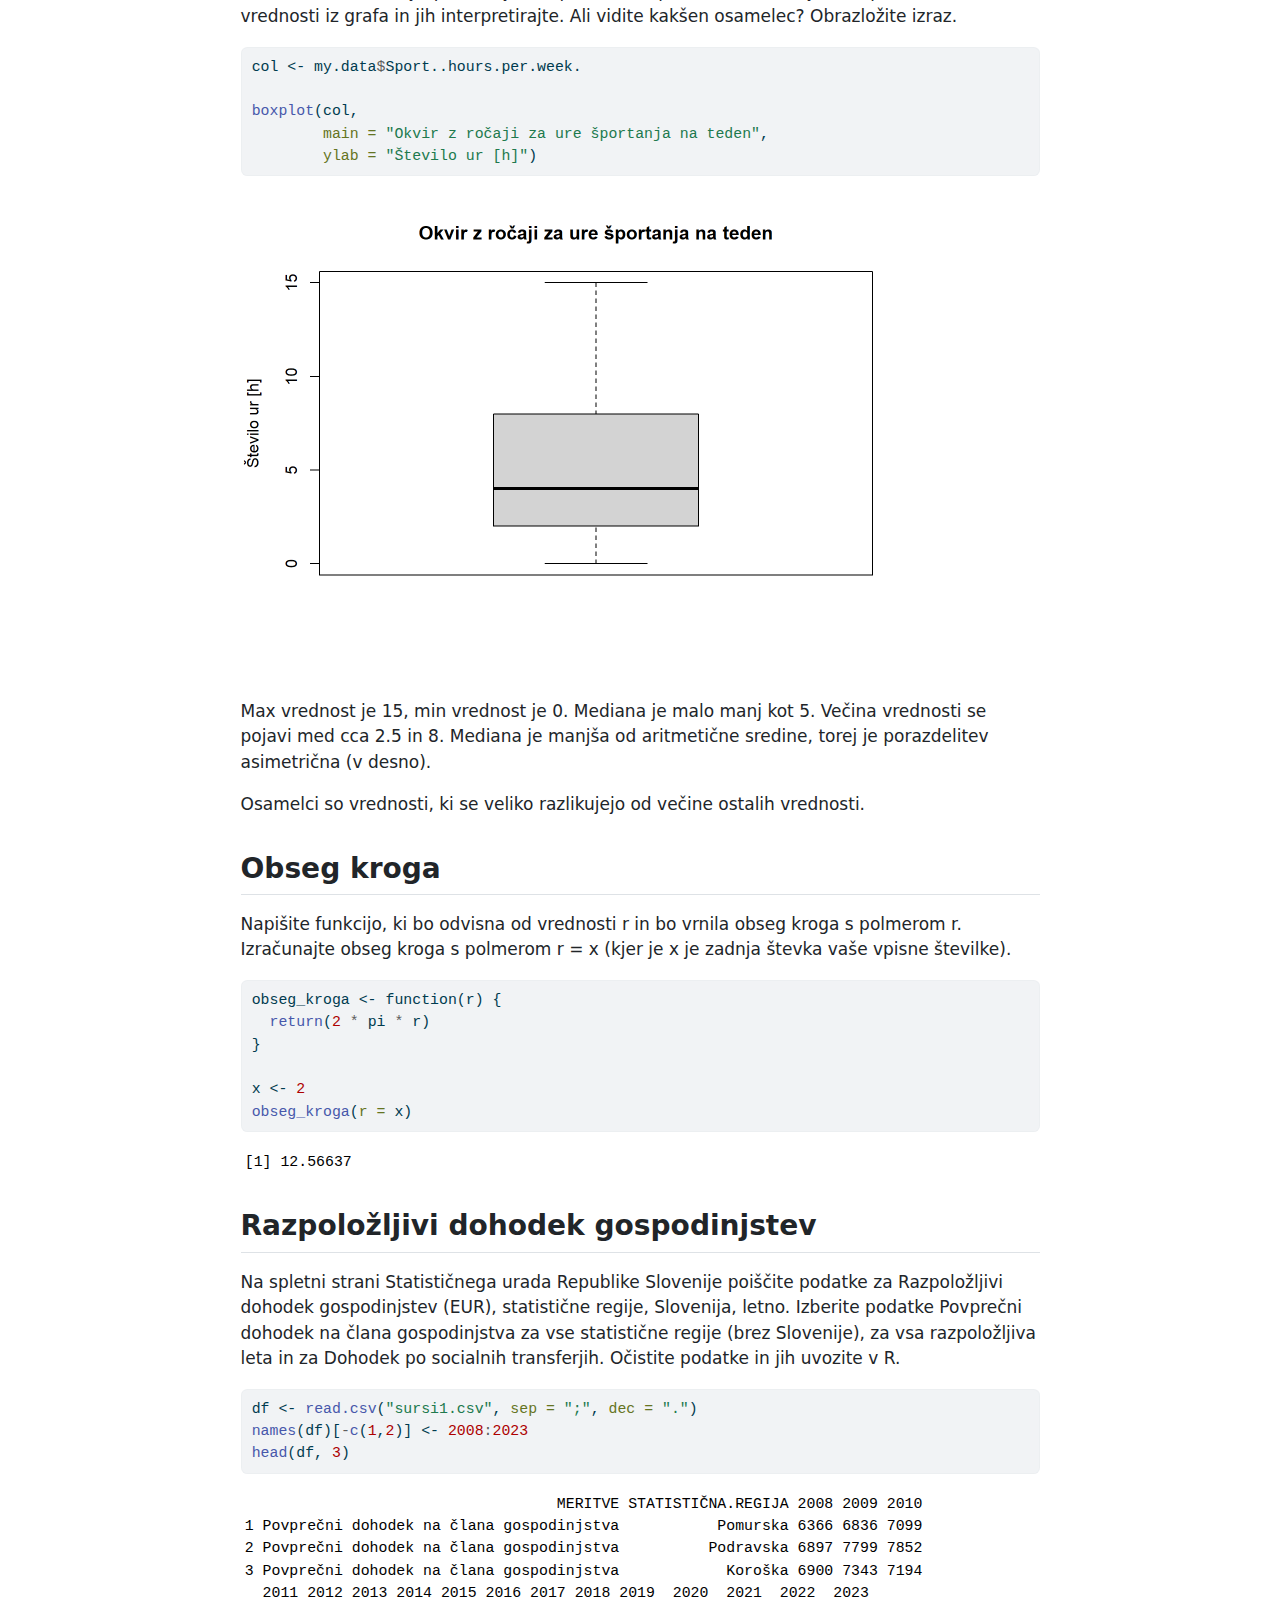
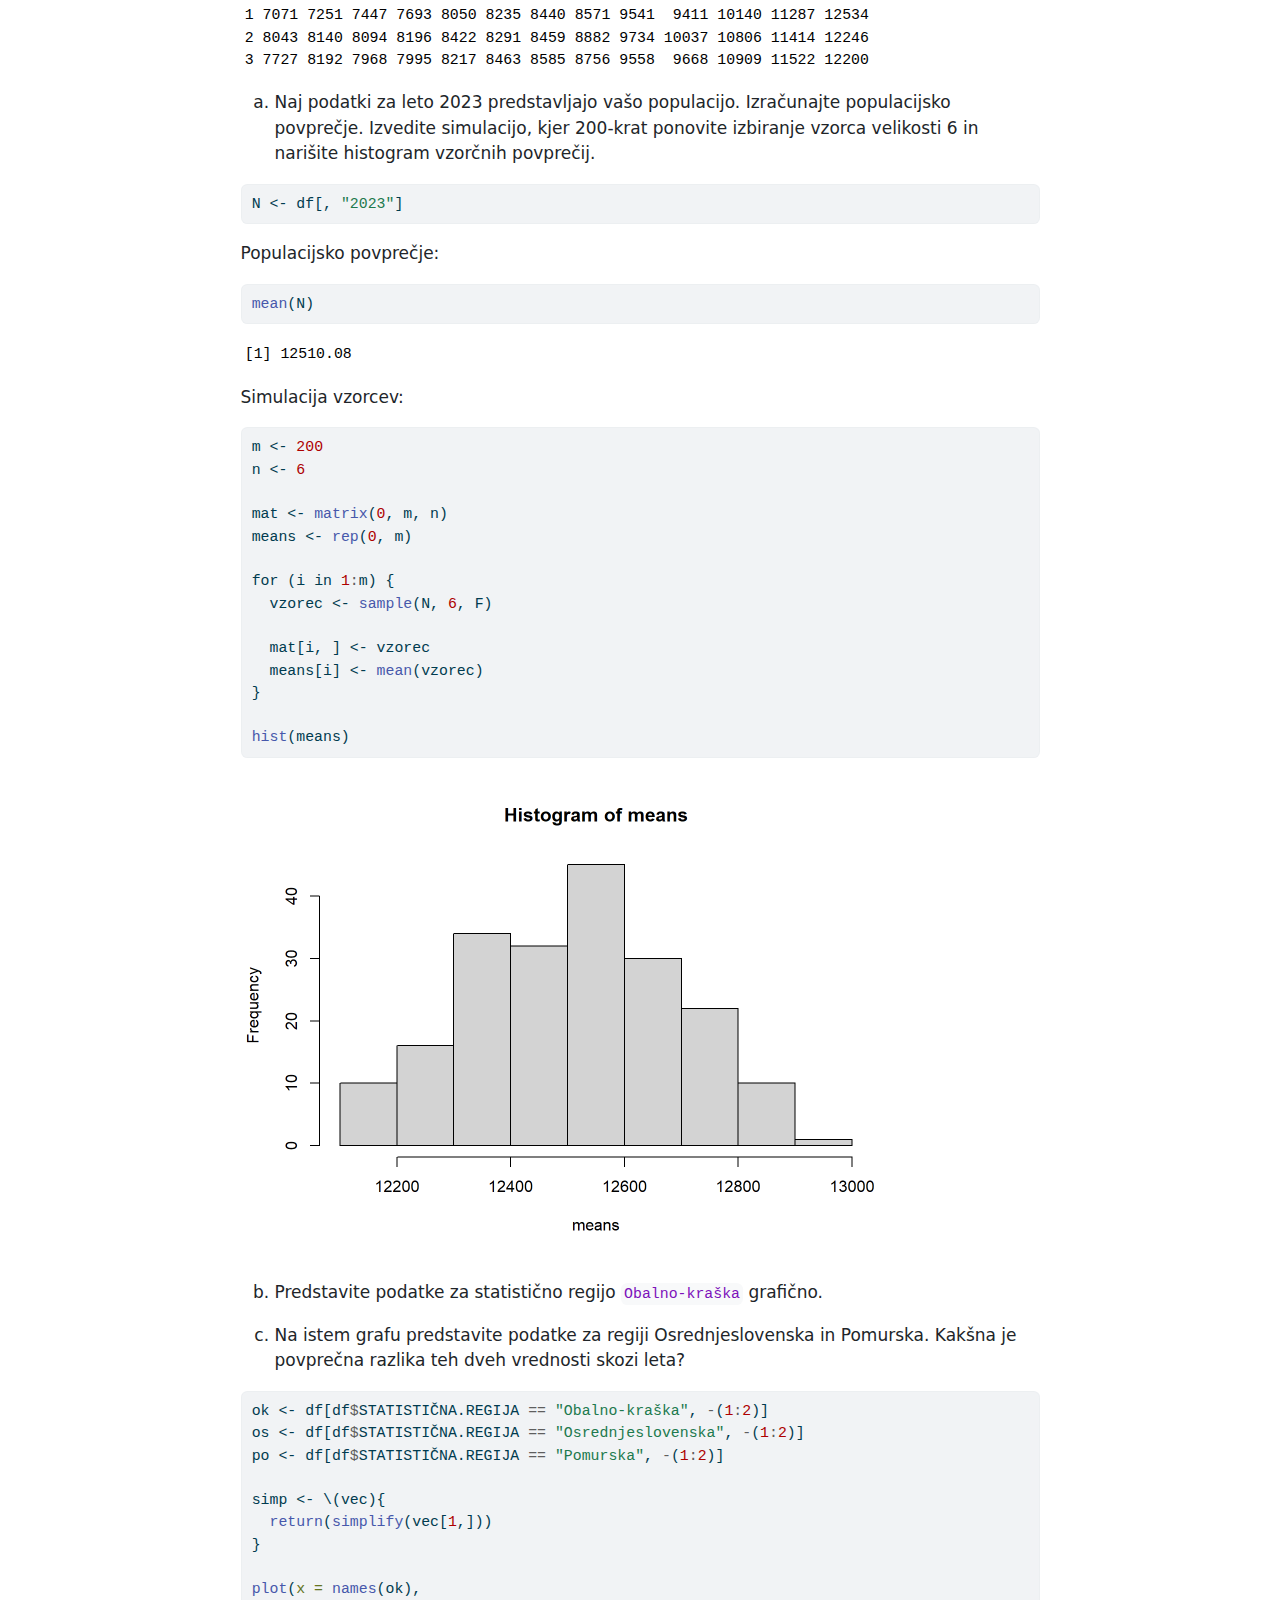
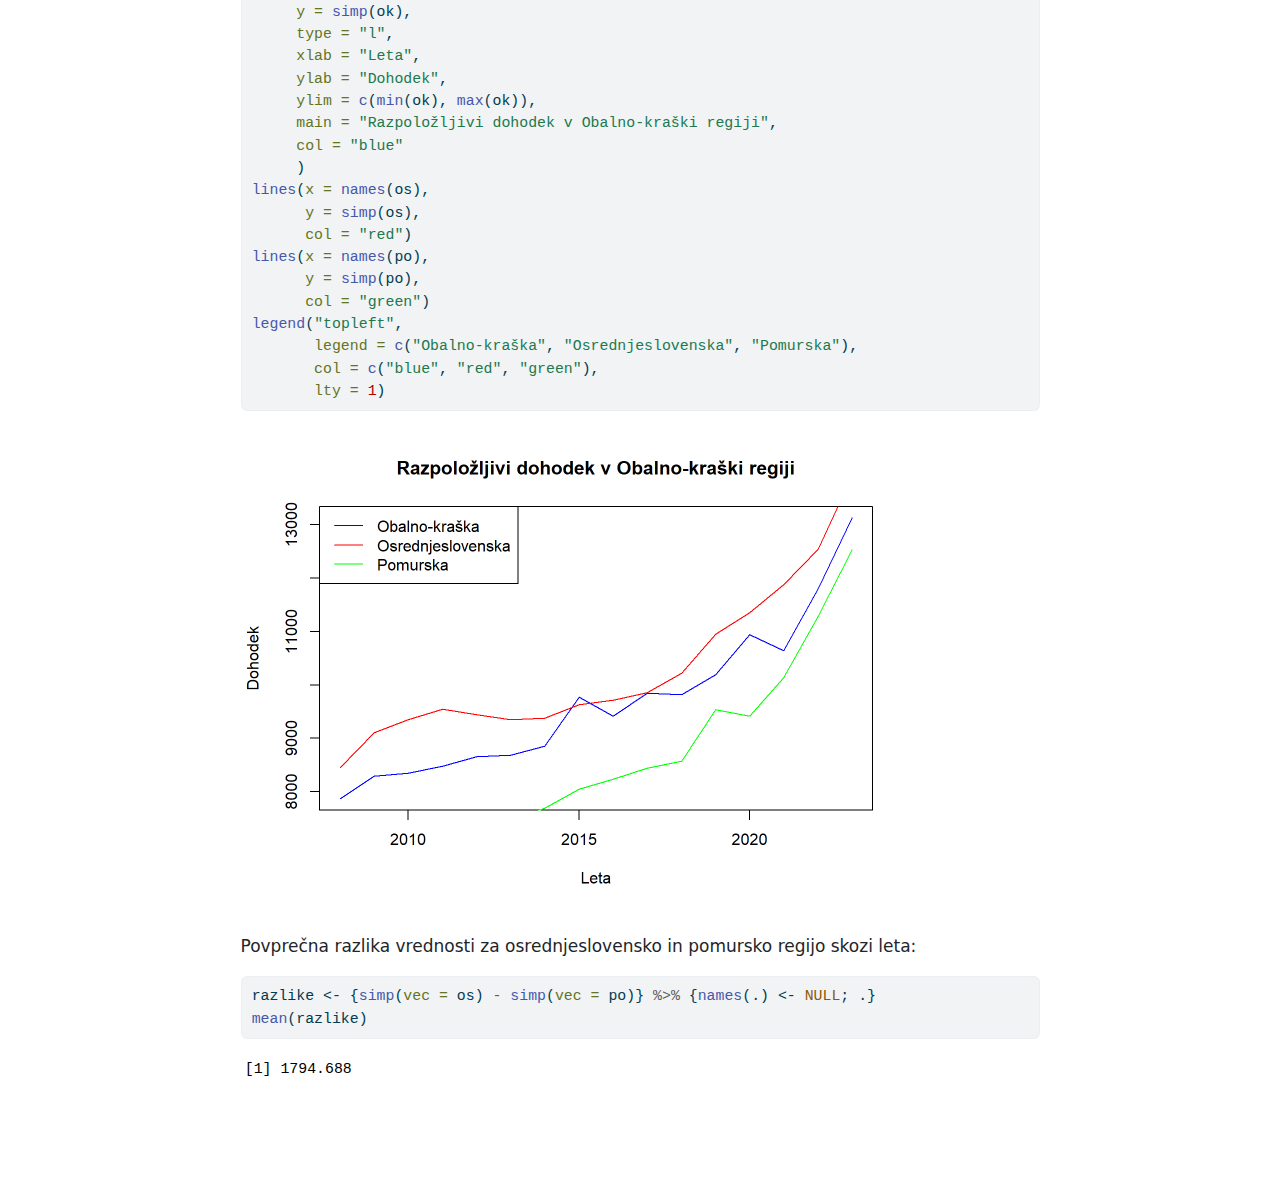
<file: kvizi/01/TAJAJCA.html>
<!DOCTYPE html>
<html xmlns="http://www.w3.org/1999/xhtml" lang="en" xml:lang="en"><head>

<meta charset="utf-8">
<meta name="generator" content="quarto-1.4.553">

<meta name="viewport" content="width=device-width, initial-scale=1.0, user-scalable=yes">

<meta name="author" content="Jan Panjan">

<title>Kviz 1</title>
<style>
code{white-space: pre-wrap;}
span.smallcaps{font-variant: small-caps;}
div.columns{display: flex; gap: min(4vw, 1.5em);}
div.column{flex: auto; overflow-x: auto;}
div.hanging-indent{margin-left: 1.5em; text-indent: -1.5em;}
ul.task-list{list-style: none;}
ul.task-list li input[type="checkbox"] {
  width: 0.8em;
  margin: 0 0.8em 0.2em -1em; /* quarto-specific, see https://github.com/quarto-dev/quarto-cli/issues/4556 */ 
  vertical-align: middle;
}
/* CSS for syntax highlighting */
pre > code.sourceCode { white-space: pre; position: relative; }
pre > code.sourceCode > span { line-height: 1.25; }
pre > code.sourceCode > span:empty { height: 1.2em; }
.sourceCode { overflow: visible; }
code.sourceCode > span { color: inherit; text-decoration: inherit; }
div.sourceCode { margin: 1em 0; }
pre.sourceCode { margin: 0; }
@media screen {
div.sourceCode { overflow: auto; }
}
@media print {
pre > code.sourceCode { white-space: pre-wrap; }
pre > code.sourceCode > span { text-indent: -5em; padding-left: 5em; }
}
pre.numberSource code
  { counter-reset: source-line 0; }
pre.numberSource code > span
  { position: relative; left: -4em; counter-increment: source-line; }
pre.numberSource code > span > a:first-child::before
  { content: counter(source-line);
    position: relative; left: -1em; text-align: right; vertical-align: baseline;
    border: none; display: inline-block;
    -webkit-touch-callout: none; -webkit-user-select: none;
    -khtml-user-select: none; -moz-user-select: none;
    -ms-user-select: none; user-select: none;
    padding: 0 4px; width: 4em;
  }
pre.numberSource { margin-left: 3em;  padding-left: 4px; }
div.sourceCode
  {   }
@media screen {
pre > code.sourceCode > span > a:first-child::before { text-decoration: underline; }
}
</style>


<script src="TAJAJCA_files/libs/clipboard/clipboard.min.js"></script>
<script src="TAJAJCA_files/libs/quarto-html/quarto.js"></script>
<script src="TAJAJCA_files/libs/quarto-html/popper.min.js"></script>
<script src="TAJAJCA_files/libs/quarto-html/tippy.umd.min.js"></script>
<script src="TAJAJCA_files/libs/quarto-html/anchor.min.js"></script>
<link href="TAJAJCA_files/libs/quarto-html/tippy.css" rel="stylesheet">
<link href="TAJAJCA_files/libs/quarto-html/quarto-syntax-highlighting.css" rel="stylesheet" id="quarto-text-highlighting-styles">
<script src="TAJAJCA_files/libs/bootstrap/bootstrap.min.js"></script>
<link href="TAJAJCA_files/libs/bootstrap/bootstrap-icons.css" rel="stylesheet">
<link href="TAJAJCA_files/libs/bootstrap/bootstrap.min.css" rel="stylesheet" id="quarto-bootstrap" data-mode="light">


</head>

<body class="fullcontent">

<div id="quarto-content" class="page-columns page-rows-contents page-layout-article">

<main class="content" id="quarto-document-content">

<header id="title-block-header" class="quarto-title-block default">
<div class="quarto-title">
<h1 class="title">Kviz 1</h1>
</div>



<div class="quarto-title-meta">

    <div>
    <div class="quarto-title-meta-heading">Author</div>
    <div class="quarto-title-meta-contents">
             <p>Jan Panjan </p>
          </div>
  </div>
    
  
    
  </div>
  


</header>


<div class="cell">
<div class="sourceCode cell-code" id="cb1"><pre class="sourceCode r code-with-copy"><code class="sourceCode r"><span id="cb1-1"><a href="#cb1-1" aria-hidden="true" tabindex="-1"></a>my.data <span class="ot">&lt;-</span> <span class="fu">read.delim</span>(<span class="st">"data.txt"</span>)</span></code><button title="Copy to Clipboard" class="code-copy-button"><i class="bi"></i></button></pre></div>
</div>
<div class="cell">
<div class="sourceCode cell-code" id="cb2"><pre class="sourceCode r code-with-copy"><code class="sourceCode r"><span id="cb2-1"><a href="#cb2-1" aria-hidden="true" tabindex="-1"></a>x <span class="ot">&lt;-</span> <span class="dv">2</span></span>
<span id="cb2-2"><a href="#cb2-2" aria-hidden="true" tabindex="-1"></a>z <span class="ot">&lt;-</span> <span class="dv">8</span></span>
<span id="cb2-3"><a href="#cb2-3" aria-hidden="true" tabindex="-1"></a></span>
<span id="cb2-4"><a href="#cb2-4" aria-hidden="true" tabindex="-1"></a>my.data <span class="ot">&lt;-</span> my.data[<span class="fu">unique</span>(<span class="fu">c</span>(<span class="fu">seq</span>(x, <span class="fu">nrow</span>(my.data), <span class="dv">10</span>), <span class="fu">seq</span>(z, <span class="fu">nrow</span>(my.data), <span class="dv">10</span>))), ] <span class="sc">%&gt;%</span></span>
<span id="cb2-5"><a href="#cb2-5" aria-hidden="true" tabindex="-1"></a>  <span class="fu">as.data.frame</span>()</span></code><button title="Copy to Clipboard" class="code-copy-button"><i class="bi"></i></button></pre></div>
</div>
<section id="books..how.many.per.year" class="level2">
<h2 class="anchored" data-anchor-id="books..how.many.per.year">Books..how.many.per.year</h2>
<p>Narišite histogram spremenljivke Books..how.many.per.year. Kakšne oblike je porazdelitev? Poročajte ustrezno mero središčnosti in mero variabilnosti glede na obliko porazdelitve. Utemeljite vašo odločitev.</p>
<div class="cell">
<div class="sourceCode cell-code" id="cb3"><pre class="sourceCode r code-with-copy"><code class="sourceCode r"><span id="cb3-1"><a href="#cb3-1" aria-hidden="true" tabindex="-1"></a>col <span class="ot">&lt;-</span> my.data<span class="sc">$</span>Books..how.many.per.year</span>
<span id="cb3-2"><a href="#cb3-2" aria-hidden="true" tabindex="-1"></a><span class="fu">hist</span>(col,</span>
<span id="cb3-3"><a href="#cb3-3" aria-hidden="true" tabindex="-1"></a>     <span class="at">xlab =</span> <span class="st">"Books per year"</span>,</span>
<span id="cb3-4"><a href="#cb3-4" aria-hidden="true" tabindex="-1"></a>     <span class="at">breaks =</span> <span class="dv">75</span>,</span>
<span id="cb3-5"><a href="#cb3-5" aria-hidden="true" tabindex="-1"></a>     <span class="at">main =</span> <span class="st">"Histogram od Books..how.many.per.year"</span>)</span></code><button title="Copy to Clipboard" class="code-copy-button"><i class="bi"></i></button></pre></div>
<div class="cell-output-display">
<div>
<figure class="figure">
<p><img src="TAJAJCA_files/figure-html/unnamed-chunk-4-1.png" class="img-fluid figure-img" width="672"></p>
</figure>
</div>
</div>
</div>
<div class="cell">
<div class="sourceCode cell-code" id="cb4"><pre class="sourceCode r code-with-copy"><code class="sourceCode r"><span id="cb4-1"><a href="#cb4-1" aria-hidden="true" tabindex="-1"></a>Me <span class="ot">&lt;-</span> <span class="fu">median</span>(col)</span>
<span id="cb4-2"><a href="#cb4-2" aria-hidden="true" tabindex="-1"></a>avg <span class="ot">&lt;-</span> <span class="fu">mean</span>(col)</span>
<span id="cb4-3"><a href="#cb4-3" aria-hidden="true" tabindex="-1"></a>Me;avg</span></code><button title="Copy to Clipboard" class="code-copy-button"><i class="bi"></i></button></pre></div>
<div class="cell-output cell-output-stdout">
<pre><code>[1] 7</code></pre>
</div>
<div class="cell-output cell-output-stdout">
<pre><code>[1] 11.09524</code></pre>
</div>
</div>
<p>Porazdelitev je asimetrična (v desno).</p>
<p><strong>Mera središčnosti</strong> - Mediana, saj imajo podatki osamelce, ki kvarijo vrednost aritmetične sredine in ker je porazdelitev asimetrična.</p>
<p><strong>Mera variabilnosti</strong> - Interkvartilni razpon, zaradi osamelcev.</p>
</section>
<section id="sport..hours.per.week.." class="level2">
<h2 class="anchored" data-anchor-id="sport..hours.per.week..">Sport..hours.per.week..</h2>
<p>Narišite okvir z ročaji spremenljivke Sport..hours.per.week.. Poročajte vse pomembne vrednosti iz grafa in jih interpretirajte. Ali vidite kakšen osamelec? Obrazložite izraz.</p>
<div class="cell">
<div class="sourceCode cell-code" id="cb7"><pre class="sourceCode r code-with-copy"><code class="sourceCode r"><span id="cb7-1"><a href="#cb7-1" aria-hidden="true" tabindex="-1"></a>col <span class="ot">&lt;-</span> my.data<span class="sc">$</span>Sport..hours.per.week.</span>
<span id="cb7-2"><a href="#cb7-2" aria-hidden="true" tabindex="-1"></a></span>
<span id="cb7-3"><a href="#cb7-3" aria-hidden="true" tabindex="-1"></a><span class="fu">boxplot</span>(col, </span>
<span id="cb7-4"><a href="#cb7-4" aria-hidden="true" tabindex="-1"></a>        <span class="at">main =</span> <span class="st">"Okvir z ročaji za ure športanja na teden"</span>,</span>
<span id="cb7-5"><a href="#cb7-5" aria-hidden="true" tabindex="-1"></a>        <span class="at">ylab =</span> <span class="st">"Število ur [h]"</span>)</span></code><button title="Copy to Clipboard" class="code-copy-button"><i class="bi"></i></button></pre></div>
<div class="cell-output-display">
<div>
<figure class="figure">
<p><img src="TAJAJCA_files/figure-html/unnamed-chunk-6-1.png" class="img-fluid figure-img" width="672"></p>
</figure>
</div>
</div>
</div>
<p>Max vrednost je 15, min vrednost je 0. Mediana je malo manj kot 5. Večina vrednosti se pojavi med cca 2.5 in 8. Mediana je manjša od aritmetične sredine, torej je porazdelitev asimetrična (v desno).</p>
<p>Osamelci so vrednosti, ki se veliko razlikujejo od večine ostalih vrednosti.</p>
</section>
<section id="obseg-kroga" class="level2">
<h2 class="anchored" data-anchor-id="obseg-kroga">Obseg kroga</h2>
<p>Napišite funkcijo, ki bo odvisna od vrednosti r in bo vrnila obseg kroga s polmerom r. Izračunajte obseg kroga s polmerom r = x (kjer je x je zadnja števka vaše vpisne številke).</p>
<div class="cell">
<div class="sourceCode cell-code" id="cb8"><pre class="sourceCode r code-with-copy"><code class="sourceCode r"><span id="cb8-1"><a href="#cb8-1" aria-hidden="true" tabindex="-1"></a>obseg_kroga <span class="ot">&lt;-</span> <span class="cf">function</span>(r) {</span>
<span id="cb8-2"><a href="#cb8-2" aria-hidden="true" tabindex="-1"></a>  <span class="fu">return</span>(<span class="dv">2</span> <span class="sc">*</span> pi <span class="sc">*</span> r)</span>
<span id="cb8-3"><a href="#cb8-3" aria-hidden="true" tabindex="-1"></a>}</span>
<span id="cb8-4"><a href="#cb8-4" aria-hidden="true" tabindex="-1"></a></span>
<span id="cb8-5"><a href="#cb8-5" aria-hidden="true" tabindex="-1"></a>x <span class="ot">&lt;-</span> <span class="dv">2</span></span>
<span id="cb8-6"><a href="#cb8-6" aria-hidden="true" tabindex="-1"></a><span class="fu">obseg_kroga</span>(<span class="at">r =</span> x)</span></code><button title="Copy to Clipboard" class="code-copy-button"><i class="bi"></i></button></pre></div>
<div class="cell-output cell-output-stdout">
<pre><code>[1] 12.56637</code></pre>
</div>
</div>
</section>
<section id="razpoložljivi-dohodek-gospodinjstev" class="level2">
<h2 class="anchored" data-anchor-id="razpoložljivi-dohodek-gospodinjstev">Razpoložljivi dohodek gospodinjstev</h2>
<p>Na spletni strani Statističnega urada Republike Slovenije poiščite podatke za Razpoložljivi dohodek gospodinjstev (EUR), statistične regije, Slovenija, letno. Izberite podatke Povprečni dohodek na člana gospodinjstva za vse statistične regije (brez Slovenije), za vsa razpoložljiva leta in za Dohodek po socialnih transferjih. Očistite podatke in jih uvozite v R.</p>
<div class="cell">
<div class="sourceCode cell-code" id="cb10"><pre class="sourceCode r code-with-copy"><code class="sourceCode r"><span id="cb10-1"><a href="#cb10-1" aria-hidden="true" tabindex="-1"></a>df <span class="ot">&lt;-</span> <span class="fu">read.csv</span>(<span class="st">"sursi1.csv"</span>, <span class="at">sep =</span> <span class="st">";"</span>, <span class="at">dec =</span> <span class="st">"."</span>)</span>
<span id="cb10-2"><a href="#cb10-2" aria-hidden="true" tabindex="-1"></a><span class="fu">names</span>(df)[<span class="sc">-</span><span class="fu">c</span>(<span class="dv">1</span>,<span class="dv">2</span>)] <span class="ot">&lt;-</span> <span class="dv">2008</span><span class="sc">:</span><span class="dv">2023</span></span>
<span id="cb10-3"><a href="#cb10-3" aria-hidden="true" tabindex="-1"></a><span class="fu">head</span>(df, <span class="dv">3</span>)</span></code><button title="Copy to Clipboard" class="code-copy-button"><i class="bi"></i></button></pre></div>
<div class="cell-output cell-output-stdout">
<pre><code>                                   MERITVE STATISTIČNA.REGIJA 2008 2009 2010
1 Povprečni dohodek na člana gospodinjstva           Pomurska 6366 6836 7099
2 Povprečni dohodek na člana gospodinjstva          Podravska 6897 7799 7852
3 Povprečni dohodek na člana gospodinjstva            Koroška 6900 7343 7194
  2011 2012 2013 2014 2015 2016 2017 2018 2019  2020  2021  2022  2023
1 7071 7251 7447 7693 8050 8235 8440 8571 9541  9411 10140 11287 12534
2 8043 8140 8094 8196 8422 8291 8459 8882 9734 10037 10806 11414 12246
3 7727 8192 7968 7995 8217 8463 8585 8756 9558  9668 10909 11522 12200</code></pre>
</div>
</div>
<ol type="a">
<li>Naj podatki za leto 2023 predstavljajo vašo populacijo. Izračunajte populacijsko povprečje. Izvedite simulacijo, kjer 200-krat ponovite izbiranje vzorca velikosti 6 in narišite histogram vzorčnih povprečij.</li>
</ol>
<div class="cell">
<div class="sourceCode cell-code" id="cb12"><pre class="sourceCode r code-with-copy"><code class="sourceCode r"><span id="cb12-1"><a href="#cb12-1" aria-hidden="true" tabindex="-1"></a>N <span class="ot">&lt;-</span> df[, <span class="st">"2023"</span>]</span></code><button title="Copy to Clipboard" class="code-copy-button"><i class="bi"></i></button></pre></div>
</div>
<p>Populacijsko povprečje:</p>
<div class="cell">
<div class="sourceCode cell-code" id="cb13"><pre class="sourceCode r code-with-copy"><code class="sourceCode r"><span id="cb13-1"><a href="#cb13-1" aria-hidden="true" tabindex="-1"></a><span class="fu">mean</span>(N)</span></code><button title="Copy to Clipboard" class="code-copy-button"><i class="bi"></i></button></pre></div>
<div class="cell-output cell-output-stdout">
<pre><code>[1] 12510.08</code></pre>
</div>
</div>
<p>Simulacija vzorcev:</p>
<div class="cell">
<div class="sourceCode cell-code" id="cb15"><pre class="sourceCode r code-with-copy"><code class="sourceCode r"><span id="cb15-1"><a href="#cb15-1" aria-hidden="true" tabindex="-1"></a>m <span class="ot">&lt;-</span> <span class="dv">200</span></span>
<span id="cb15-2"><a href="#cb15-2" aria-hidden="true" tabindex="-1"></a>n <span class="ot">&lt;-</span> <span class="dv">6</span></span>
<span id="cb15-3"><a href="#cb15-3" aria-hidden="true" tabindex="-1"></a></span>
<span id="cb15-4"><a href="#cb15-4" aria-hidden="true" tabindex="-1"></a>mat <span class="ot">&lt;-</span> <span class="fu">matrix</span>(<span class="dv">0</span>, m, n)</span>
<span id="cb15-5"><a href="#cb15-5" aria-hidden="true" tabindex="-1"></a>means <span class="ot">&lt;-</span> <span class="fu">rep</span>(<span class="dv">0</span>, m)</span>
<span id="cb15-6"><a href="#cb15-6" aria-hidden="true" tabindex="-1"></a></span>
<span id="cb15-7"><a href="#cb15-7" aria-hidden="true" tabindex="-1"></a><span class="cf">for</span> (i <span class="cf">in</span> <span class="dv">1</span><span class="sc">:</span>m) {</span>
<span id="cb15-8"><a href="#cb15-8" aria-hidden="true" tabindex="-1"></a>  vzorec <span class="ot">&lt;-</span> <span class="fu">sample</span>(N, <span class="dv">6</span>, F)</span>
<span id="cb15-9"><a href="#cb15-9" aria-hidden="true" tabindex="-1"></a>  </span>
<span id="cb15-10"><a href="#cb15-10" aria-hidden="true" tabindex="-1"></a>  mat[i, ] <span class="ot">&lt;-</span> vzorec</span>
<span id="cb15-11"><a href="#cb15-11" aria-hidden="true" tabindex="-1"></a>  means[i] <span class="ot">&lt;-</span> <span class="fu">mean</span>(vzorec)</span>
<span id="cb15-12"><a href="#cb15-12" aria-hidden="true" tabindex="-1"></a>}</span>
<span id="cb15-13"><a href="#cb15-13" aria-hidden="true" tabindex="-1"></a></span>
<span id="cb15-14"><a href="#cb15-14" aria-hidden="true" tabindex="-1"></a><span class="fu">hist</span>(means)</span></code><button title="Copy to Clipboard" class="code-copy-button"><i class="bi"></i></button></pre></div>
<div class="cell-output-display">
<div>
<figure class="figure">
<p><img src="TAJAJCA_files/figure-html/unnamed-chunk-11-1.png" class="img-fluid figure-img" width="672"></p>
</figure>
</div>
</div>
</div>
<ol start="2" type="a">
<li><p>Predstavite podatke za statistično regijo <code>Obalno-kraška</code> grafično.</p></li>
<li><p>Na istem grafu predstavite podatke za regiji Osrednjeslovenska in Pomurska. Kakšna je povprečna razlika teh dveh vrednosti skozi leta?</p></li>
</ol>
<div class="cell">
<div class="sourceCode cell-code" id="cb16"><pre class="sourceCode r code-with-copy"><code class="sourceCode r"><span id="cb16-1"><a href="#cb16-1" aria-hidden="true" tabindex="-1"></a>ok <span class="ot">&lt;-</span> df[df<span class="sc">$</span>STATISTIČNA.REGIJA <span class="sc">==</span> <span class="st">"Obalno-kraška"</span>, <span class="sc">-</span>(<span class="dv">1</span><span class="sc">:</span><span class="dv">2</span>)]</span>
<span id="cb16-2"><a href="#cb16-2" aria-hidden="true" tabindex="-1"></a>os <span class="ot">&lt;-</span> df[df<span class="sc">$</span>STATISTIČNA.REGIJA <span class="sc">==</span> <span class="st">"Osrednjeslovenska"</span>, <span class="sc">-</span>(<span class="dv">1</span><span class="sc">:</span><span class="dv">2</span>)]</span>
<span id="cb16-3"><a href="#cb16-3" aria-hidden="true" tabindex="-1"></a>po <span class="ot">&lt;-</span> df[df<span class="sc">$</span>STATISTIČNA.REGIJA <span class="sc">==</span> <span class="st">"Pomurska"</span>, <span class="sc">-</span>(<span class="dv">1</span><span class="sc">:</span><span class="dv">2</span>)]</span>
<span id="cb16-4"><a href="#cb16-4" aria-hidden="true" tabindex="-1"></a></span>
<span id="cb16-5"><a href="#cb16-5" aria-hidden="true" tabindex="-1"></a>simp <span class="ot">&lt;-</span> \(vec){</span>
<span id="cb16-6"><a href="#cb16-6" aria-hidden="true" tabindex="-1"></a>  <span class="fu">return</span>(<span class="fu">simplify</span>(vec[<span class="dv">1</span>,]))</span>
<span id="cb16-7"><a href="#cb16-7" aria-hidden="true" tabindex="-1"></a>}</span>
<span id="cb16-8"><a href="#cb16-8" aria-hidden="true" tabindex="-1"></a></span>
<span id="cb16-9"><a href="#cb16-9" aria-hidden="true" tabindex="-1"></a><span class="fu">plot</span>(<span class="at">x =</span> <span class="fu">names</span>(ok), </span>
<span id="cb16-10"><a href="#cb16-10" aria-hidden="true" tabindex="-1"></a>     <span class="at">y =</span> <span class="fu">simp</span>(ok),</span>
<span id="cb16-11"><a href="#cb16-11" aria-hidden="true" tabindex="-1"></a>     <span class="at">type =</span> <span class="st">"l"</span>, </span>
<span id="cb16-12"><a href="#cb16-12" aria-hidden="true" tabindex="-1"></a>     <span class="at">xlab =</span> <span class="st">"Leta"</span>, </span>
<span id="cb16-13"><a href="#cb16-13" aria-hidden="true" tabindex="-1"></a>     <span class="at">ylab =</span> <span class="st">"Dohodek"</span>, </span>
<span id="cb16-14"><a href="#cb16-14" aria-hidden="true" tabindex="-1"></a>     <span class="at">ylim =</span> <span class="fu">c</span>(<span class="fu">min</span>(ok), <span class="fu">max</span>(ok)),</span>
<span id="cb16-15"><a href="#cb16-15" aria-hidden="true" tabindex="-1"></a>     <span class="at">main =</span> <span class="st">"Razpoložljivi dohodek v Obalno-kraški regiji"</span>,</span>
<span id="cb16-16"><a href="#cb16-16" aria-hidden="true" tabindex="-1"></a>     <span class="at">col =</span> <span class="st">"blue"</span></span>
<span id="cb16-17"><a href="#cb16-17" aria-hidden="true" tabindex="-1"></a>     )</span>
<span id="cb16-18"><a href="#cb16-18" aria-hidden="true" tabindex="-1"></a><span class="fu">lines</span>(<span class="at">x =</span> <span class="fu">names</span>(os), </span>
<span id="cb16-19"><a href="#cb16-19" aria-hidden="true" tabindex="-1"></a>      <span class="at">y =</span> <span class="fu">simp</span>(os),</span>
<span id="cb16-20"><a href="#cb16-20" aria-hidden="true" tabindex="-1"></a>      <span class="at">col =</span> <span class="st">"red"</span>)</span>
<span id="cb16-21"><a href="#cb16-21" aria-hidden="true" tabindex="-1"></a><span class="fu">lines</span>(<span class="at">x =</span> <span class="fu">names</span>(po), </span>
<span id="cb16-22"><a href="#cb16-22" aria-hidden="true" tabindex="-1"></a>      <span class="at">y =</span> <span class="fu">simp</span>(po),</span>
<span id="cb16-23"><a href="#cb16-23" aria-hidden="true" tabindex="-1"></a>      <span class="at">col =</span> <span class="st">"green"</span>)</span>
<span id="cb16-24"><a href="#cb16-24" aria-hidden="true" tabindex="-1"></a><span class="fu">legend</span>(<span class="st">"topleft"</span>, </span>
<span id="cb16-25"><a href="#cb16-25" aria-hidden="true" tabindex="-1"></a>       <span class="at">legend =</span> <span class="fu">c</span>(<span class="st">"Obalno-kraška"</span>, <span class="st">"Osrednjeslovenska"</span>, <span class="st">"Pomurska"</span>), </span>
<span id="cb16-26"><a href="#cb16-26" aria-hidden="true" tabindex="-1"></a>       <span class="at">col =</span> <span class="fu">c</span>(<span class="st">"blue"</span>, <span class="st">"red"</span>, <span class="st">"green"</span>),</span>
<span id="cb16-27"><a href="#cb16-27" aria-hidden="true" tabindex="-1"></a>       <span class="at">lty =</span> <span class="dv">1</span>)</span></code><button title="Copy to Clipboard" class="code-copy-button"><i class="bi"></i></button></pre></div>
<div class="cell-output-display">
<div>
<figure class="figure">
<p><img src="TAJAJCA_files/figure-html/unnamed-chunk-12-1.png" class="img-fluid figure-img" width="672"></p>
</figure>
</div>
</div>
</div>
<p>Povprečna razlika vrednosti za osrednjeslovensko in pomursko regijo skozi leta:</p>
<div class="cell">
<div class="sourceCode cell-code" id="cb17"><pre class="sourceCode r code-with-copy"><code class="sourceCode r"><span id="cb17-1"><a href="#cb17-1" aria-hidden="true" tabindex="-1"></a>razlike <span class="ot">&lt;-</span> {<span class="fu">simp</span>(<span class="at">vec =</span> os) <span class="sc">-</span> <span class="fu">simp</span>(<span class="at">vec =</span> po)} <span class="sc">%&gt;%</span> {<span class="fu">names</span>(.) <span class="ot">&lt;-</span> <span class="cn">NULL</span>; .}</span>
<span id="cb17-2"><a href="#cb17-2" aria-hidden="true" tabindex="-1"></a><span class="fu">mean</span>(razlike)</span></code><button title="Copy to Clipboard" class="code-copy-button"><i class="bi"></i></button></pre></div>
<div class="cell-output cell-output-stdout">
<pre><code>[1] 1794.688</code></pre>
</div>
</div>
</section>

</main>
<!-- /main column -->
<script id="quarto-html-after-body" type="application/javascript">
window.document.addEventListener("DOMContentLoaded", function (event) {
  const toggleBodyColorMode = (bsSheetEl) => {
    const mode = bsSheetEl.getAttribute("data-mode");
    const bodyEl = window.document.querySelector("body");
    if (mode === "dark") {
      bodyEl.classList.add("quarto-dark");
      bodyEl.classList.remove("quarto-light");
    } else {
      bodyEl.classList.add("quarto-light");
      bodyEl.classList.remove("quarto-dark");
    }
  }
  const toggleBodyColorPrimary = () => {
    const bsSheetEl = window.document.querySelector("link#quarto-bootstrap");
    if (bsSheetEl) {
      toggleBodyColorMode(bsSheetEl);
    }
  }
  toggleBodyColorPrimary();  
  const icon = "";
  const anchorJS = new window.AnchorJS();
  anchorJS.options = {
    placement: 'right',
    icon: icon
  };
  anchorJS.add('.anchored');
  const isCodeAnnotation = (el) => {
    for (const clz of el.classList) {
      if (clz.startsWith('code-annotation-')) {                     
        return true;
      }
    }
    return false;
  }
  const clipboard = new window.ClipboardJS('.code-copy-button', {
    text: function(trigger) {
      const codeEl = trigger.previousElementSibling.cloneNode(true);
      for (const childEl of codeEl.children) {
        if (isCodeAnnotation(childEl)) {
          childEl.remove();
        }
      }
      return codeEl.innerText;
    }
  });
  clipboard.on('success', function(e) {
    // button target
    const button = e.trigger;
    // don't keep focus
    button.blur();
    // flash "checked"
    button.classList.add('code-copy-button-checked');
    var currentTitle = button.getAttribute("title");
    button.setAttribute("title", "Copied!");
    let tooltip;
    if (window.bootstrap) {
      button.setAttribute("data-bs-toggle", "tooltip");
      button.setAttribute("data-bs-placement", "left");
      button.setAttribute("data-bs-title", "Copied!");
      tooltip = new bootstrap.Tooltip(button, 
        { trigger: "manual", 
          customClass: "code-copy-button-tooltip",
          offset: [0, -8]});
      tooltip.show();    
    }
    setTimeout(function() {
      if (tooltip) {
        tooltip.hide();
        button.removeAttribute("data-bs-title");
        button.removeAttribute("data-bs-toggle");
        button.removeAttribute("data-bs-placement");
      }
      button.setAttribute("title", currentTitle);
      button.classList.remove('code-copy-button-checked');
    }, 1000);
    // clear code selection
    e.clearSelection();
  });
    var localhostRegex = new RegExp(/^(?:http|https):\/\/localhost\:?[0-9]*\//);
    var mailtoRegex = new RegExp(/^mailto:/);
      var filterRegex = new RegExp('/' + window.location.host + '/');
    var isInternal = (href) => {
        return filterRegex.test(href) || localhostRegex.test(href) || mailtoRegex.test(href);
    }
    // Inspect non-navigation links and adorn them if external
 	var links = window.document.querySelectorAll('a[href]:not(.nav-link):not(.navbar-brand):not(.toc-action):not(.sidebar-link):not(.sidebar-item-toggle):not(.pagination-link):not(.no-external):not([aria-hidden]):not(.dropdown-item):not(.quarto-navigation-tool)');
    for (var i=0; i<links.length; i++) {
      const link = links[i];
      if (!isInternal(link.href)) {
        // undo the damage that might have been done by quarto-nav.js in the case of
        // links that we want to consider external
        if (link.dataset.originalHref !== undefined) {
          link.href = link.dataset.originalHref;
        }
      }
    }
  function tippyHover(el, contentFn, onTriggerFn, onUntriggerFn) {
    const config = {
      allowHTML: true,
      maxWidth: 500,
      delay: 100,
      arrow: false,
      appendTo: function(el) {
          return el.parentElement;
      },
      interactive: true,
      interactiveBorder: 10,
      theme: 'quarto',
      placement: 'bottom-start',
    };
    if (contentFn) {
      config.content = contentFn;
    }
    if (onTriggerFn) {
      config.onTrigger = onTriggerFn;
    }
    if (onUntriggerFn) {
      config.onUntrigger = onUntriggerFn;
    }
    window.tippy(el, config); 
  }
  const noterefs = window.document.querySelectorAll('a[role="doc-noteref"]');
  for (var i=0; i<noterefs.length; i++) {
    const ref = noterefs[i];
    tippyHover(ref, function() {
      // use id or data attribute instead here
      let href = ref.getAttribute('data-footnote-href') || ref.getAttribute('href');
      try { href = new URL(href).hash; } catch {}
      const id = href.replace(/^#\/?/, "");
      const note = window.document.getElementById(id);
      if (note) {
        return note.innerHTML;
      } else {
        return "";
      }
    });
  }
  const xrefs = window.document.querySelectorAll('a.quarto-xref');
  const processXRef = (id, note) => {
    // Strip column container classes
    const stripColumnClz = (el) => {
      el.classList.remove("page-full", "page-columns");
      if (el.children) {
        for (const child of el.children) {
          stripColumnClz(child);
        }
      }
    }
    stripColumnClz(note)
    if (id === null || id.startsWith('sec-')) {
      // Special case sections, only their first couple elements
      const container = document.createElement("div");
      if (note.children && note.children.length > 2) {
        container.appendChild(note.children[0].cloneNode(true));
        for (let i = 1; i < note.children.length; i++) {
          const child = note.children[i];
          if (child.tagName === "P" && child.innerText === "") {
            continue;
          } else {
            container.appendChild(child.cloneNode(true));
            break;
          }
        }
        if (window.Quarto?.typesetMath) {
          window.Quarto.typesetMath(container);
        }
        return container.innerHTML
      } else {
        if (window.Quarto?.typesetMath) {
          window.Quarto.typesetMath(note);
        }
        return note.innerHTML;
      }
    } else {
      // Remove any anchor links if they are present
      const anchorLink = note.querySelector('a.anchorjs-link');
      if (anchorLink) {
        anchorLink.remove();
      }
      if (window.Quarto?.typesetMath) {
        window.Quarto.typesetMath(note);
      }
      // TODO in 1.5, we should make sure this works without a callout special case
      if (note.classList.contains("callout")) {
        return note.outerHTML;
      } else {
        return note.innerHTML;
      }
    }
  }
  for (var i=0; i<xrefs.length; i++) {
    const xref = xrefs[i];
    tippyHover(xref, undefined, function(instance) {
      instance.disable();
      let url = xref.getAttribute('href');
      let hash = undefined; 
      if (url.startsWith('#')) {
        hash = url;
      } else {
        try { hash = new URL(url).hash; } catch {}
      }
      if (hash) {
        const id = hash.replace(/^#\/?/, "");
        const note = window.document.getElementById(id);
        if (note !== null) {
          try {
            const html = processXRef(id, note.cloneNode(true));
            instance.setContent(html);
          } finally {
            instance.enable();
            instance.show();
          }
        } else {
          // See if we can fetch this
          fetch(url.split('#')[0])
          .then(res => res.text())
          .then(html => {
            const parser = new DOMParser();
            const htmlDoc = parser.parseFromString(html, "text/html");
            const note = htmlDoc.getElementById(id);
            if (note !== null) {
              const html = processXRef(id, note);
              instance.setContent(html);
            } 
          }).finally(() => {
            instance.enable();
            instance.show();
          });
        }
      } else {
        // See if we can fetch a full url (with no hash to target)
        // This is a special case and we should probably do some content thinning / targeting
        fetch(url)
        .then(res => res.text())
        .then(html => {
          const parser = new DOMParser();
          const htmlDoc = parser.parseFromString(html, "text/html");
          const note = htmlDoc.querySelector('main.content');
          if (note !== null) {
            // This should only happen for chapter cross references
            // (since there is no id in the URL)
            // remove the first header
            if (note.children.length > 0 && note.children[0].tagName === "HEADER") {
              note.children[0].remove();
            }
            const html = processXRef(null, note);
            instance.setContent(html);
          } 
        }).finally(() => {
          instance.enable();
          instance.show();
        });
      }
    }, function(instance) {
    });
  }
      let selectedAnnoteEl;
      const selectorForAnnotation = ( cell, annotation) => {
        let cellAttr = 'data-code-cell="' + cell + '"';
        let lineAttr = 'data-code-annotation="' +  annotation + '"';
        const selector = 'span[' + cellAttr + '][' + lineAttr + ']';
        return selector;
      }
      const selectCodeLines = (annoteEl) => {
        const doc = window.document;
        const targetCell = annoteEl.getAttribute("data-target-cell");
        const targetAnnotation = annoteEl.getAttribute("data-target-annotation");
        const annoteSpan = window.document.querySelector(selectorForAnnotation(targetCell, targetAnnotation));
        const lines = annoteSpan.getAttribute("data-code-lines").split(",");
        const lineIds = lines.map((line) => {
          return targetCell + "-" + line;
        })
        let top = null;
        let height = null;
        let parent = null;
        if (lineIds.length > 0) {
            //compute the position of the single el (top and bottom and make a div)
            const el = window.document.getElementById(lineIds[0]);
            top = el.offsetTop;
            height = el.offsetHeight;
            parent = el.parentElement.parentElement;
          if (lineIds.length > 1) {
            const lastEl = window.document.getElementById(lineIds[lineIds.length - 1]);
            const bottom = lastEl.offsetTop + lastEl.offsetHeight;
            height = bottom - top;
          }
          if (top !== null && height !== null && parent !== null) {
            // cook up a div (if necessary) and position it 
            let div = window.document.getElementById("code-annotation-line-highlight");
            if (div === null) {
              div = window.document.createElement("div");
              div.setAttribute("id", "code-annotation-line-highlight");
              div.style.position = 'absolute';
              parent.appendChild(div);
            }
            div.style.top = top - 2 + "px";
            div.style.height = height + 4 + "px";
            div.style.left = 0;
            let gutterDiv = window.document.getElementById("code-annotation-line-highlight-gutter");
            if (gutterDiv === null) {
              gutterDiv = window.document.createElement("div");
              gutterDiv.setAttribute("id", "code-annotation-line-highlight-gutter");
              gutterDiv.style.position = 'absolute';
              const codeCell = window.document.getElementById(targetCell);
              const gutter = codeCell.querySelector('.code-annotation-gutter');
              gutter.appendChild(gutterDiv);
            }
            gutterDiv.style.top = top - 2 + "px";
            gutterDiv.style.height = height + 4 + "px";
          }
          selectedAnnoteEl = annoteEl;
        }
      };
      const unselectCodeLines = () => {
        const elementsIds = ["code-annotation-line-highlight", "code-annotation-line-highlight-gutter"];
        elementsIds.forEach((elId) => {
          const div = window.document.getElementById(elId);
          if (div) {
            div.remove();
          }
        });
        selectedAnnoteEl = undefined;
      };
        // Handle positioning of the toggle
    window.addEventListener(
      "resize",
      throttle(() => {
        elRect = undefined;
        if (selectedAnnoteEl) {
          selectCodeLines(selectedAnnoteEl);
        }
      }, 10)
    );
    function throttle(fn, ms) {
    let throttle = false;
    let timer;
      return (...args) => {
        if(!throttle) { // first call gets through
            fn.apply(this, args);
            throttle = true;
        } else { // all the others get throttled
            if(timer) clearTimeout(timer); // cancel #2
            timer = setTimeout(() => {
              fn.apply(this, args);
              timer = throttle = false;
            }, ms);
        }
      };
    }
      // Attach click handler to the DT
      const annoteDls = window.document.querySelectorAll('dt[data-target-cell]');
      for (const annoteDlNode of annoteDls) {
        annoteDlNode.addEventListener('click', (event) => {
          const clickedEl = event.target;
          if (clickedEl !== selectedAnnoteEl) {
            unselectCodeLines();
            const activeEl = window.document.querySelector('dt[data-target-cell].code-annotation-active');
            if (activeEl) {
              activeEl.classList.remove('code-annotation-active');
            }
            selectCodeLines(clickedEl);
            clickedEl.classList.add('code-annotation-active');
          } else {
            // Unselect the line
            unselectCodeLines();
            clickedEl.classList.remove('code-annotation-active');
          }
        });
      }
  const findCites = (el) => {
    const parentEl = el.parentElement;
    if (parentEl) {
      const cites = parentEl.dataset.cites;
      if (cites) {
        return {
          el,
          cites: cites.split(' ')
        };
      } else {
        return findCites(el.parentElement)
      }
    } else {
      return undefined;
    }
  };
  var bibliorefs = window.document.querySelectorAll('a[role="doc-biblioref"]');
  for (var i=0; i<bibliorefs.length; i++) {
    const ref = bibliorefs[i];
    const citeInfo = findCites(ref);
    if (citeInfo) {
      tippyHover(citeInfo.el, function() {
        var popup = window.document.createElement('div');
        citeInfo.cites.forEach(function(cite) {
          var citeDiv = window.document.createElement('div');
          citeDiv.classList.add('hanging-indent');
          citeDiv.classList.add('csl-entry');
          var biblioDiv = window.document.getElementById('ref-' + cite);
          if (biblioDiv) {
            citeDiv.innerHTML = biblioDiv.innerHTML;
          }
          popup.appendChild(citeDiv);
        });
        return popup.innerHTML;
      });
    }
  }
});
</script>
</div> <!-- /content -->




</body></html>
</file>
<file: lab-vaje/vaje-2/quarto/index_files/libs/quarto-html/tippy.css>
.tippy-box[data-animation=fade][data-state=hidden]{opacity:0}[data-tippy-root]{max-width:calc(100vw - 10px)}.tippy-box{position:relative;background-color:#333;color:#fff;border-radius:4px;font-size:14px;line-height:1.4;white-space:normal;outline:0;transition-property:transform,visibility,opacity}.tippy-box[data-placement^=top]>.tippy-arrow{bottom:0}.tippy-box[data-placement^=top]>.tippy-arrow:before{bottom:-7px;left:0;border-width:8px 8px 0;border-top-color:initial;transform-origin:center top}.tippy-box[data-placement^=bottom]>.tippy-arrow{top:0}.tippy-box[data-placement^=bottom]>.tippy-arrow:before{top:-7px;left:0;border-width:0 8px 8px;border-bottom-color:initial;transform-origin:center bottom}.tippy-box[data-placement^=left]>.tippy-arrow{right:0}.tippy-box[data-placement^=left]>.tippy-arrow:before{border-width:8px 0 8px 8px;border-left-color:initial;right:-7px;transform-origin:center left}.tippy-box[data-placement^=right]>.tippy-arrow{left:0}.tippy-box[data-placement^=right]>.tippy-arrow:before{left:-7px;border-width:8px 8px 8px 0;border-right-color:initial;transform-origin:center right}.tippy-box[data-inertia][data-state=visible]{transition-timing-function:cubic-bezier(.54,1.5,.38,1.11)}.tippy-arrow{width:16px;height:16px;color:#333}.tippy-arrow:before{content:"";position:absolute;border-color:transparent;border-style:solid}.tippy-content{position:relative;padding:5px 9px;z-index:1}
</file>
<file: lab-vaje/vaje-2/quarto/index_files/libs/quarto-html/quarto-syntax-highlighting.css>
/* quarto syntax highlight colors */
:root {
  --quarto-hl-ot-color: #003B4F;
  --quarto-hl-at-color: #657422;
  --quarto-hl-ss-color: #20794D;
  --quarto-hl-an-color: #5E5E5E;
  --quarto-hl-fu-color: #4758AB;
  --quarto-hl-st-color: #20794D;
  --quarto-hl-cf-color: #003B4F;
  --quarto-hl-op-color: #5E5E5E;
  --quarto-hl-er-color: #AD0000;
  --quarto-hl-bn-color: #AD0000;
  --quarto-hl-al-color: #AD0000;
  --quarto-hl-va-color: #111111;
  --quarto-hl-bu-color: inherit;
  --quarto-hl-ex-color: inherit;
  --quarto-hl-pp-color: #AD0000;
  --quarto-hl-in-color: #5E5E5E;
  --quarto-hl-vs-color: #20794D;
  --quarto-hl-wa-color: #5E5E5E;
  --quarto-hl-do-color: #5E5E5E;
  --quarto-hl-im-color: #00769E;
  --quarto-hl-ch-color: #20794D;
  --quarto-hl-dt-color: #AD0000;
  --quarto-hl-fl-color: #AD0000;
  --quarto-hl-co-color: #5E5E5E;
  --quarto-hl-cv-color: #5E5E5E;
  --quarto-hl-cn-color: #8f5902;
  --quarto-hl-sc-color: #5E5E5E;
  --quarto-hl-dv-color: #AD0000;
  --quarto-hl-kw-color: #003B4F;
}

/* other quarto variables */
:root {
  --quarto-font-monospace: SFMono-Regular, Menlo, Monaco, Consolas, "Liberation Mono", "Courier New", monospace;
}

pre > code.sourceCode > span {
  color: #003B4F;
}

code span {
  color: #003B4F;
}

code.sourceCode > span {
  color: #003B4F;
}

div.sourceCode,
div.sourceCode pre.sourceCode {
  color: #003B4F;
}

code span.ot {
  color: #003B4F;
  font-style: inherit;
}

code span.at {
  color: #657422;
  font-style: inherit;
}

code span.ss {
  color: #20794D;
  font-style: inherit;
}

code span.an {
  color: #5E5E5E;
  font-style: inherit;
}

code span.fu {
  color: #4758AB;
  font-style: inherit;
}

code span.st {
  color: #20794D;
  font-style: inherit;
}

code span.cf {
  color: #003B4F;
  font-style: inherit;
}

code span.op {
  color: #5E5E5E;
  font-style: inherit;
}

code span.er {
  color: #AD0000;
  font-style: inherit;
}

code span.bn {
  color: #AD0000;
  font-style: inherit;
}

code span.al {
  color: #AD0000;
  font-style: inherit;
}

code span.va {
  color: #111111;
  font-style: inherit;
}

code span.bu {
  font-style: inherit;
}

code span.ex {
  font-style: inherit;
}

code span.pp {
  color: #AD0000;
  font-style: inherit;
}

code span.in {
  color: #5E5E5E;
  font-style: inherit;
}

code span.vs {
  color: #20794D;
  font-style: inherit;
}

code span.wa {
  color: #5E5E5E;
  font-style: italic;
}

code span.do {
  color: #5E5E5E;
  font-style: italic;
}

code span.im {
  color: #00769E;
  font-style: inherit;
}

code span.ch {
  color: #20794D;
  font-style: inherit;
}

code span.dt {
  color: #AD0000;
  font-style: inherit;
}

code span.fl {
  color: #AD0000;
  font-style: inherit;
}

code span.co {
  color: #5E5E5E;
  font-style: inherit;
}

code span.cv {
  color: #5E5E5E;
  font-style: italic;
}

code span.cn {
  color: #8f5902;
  font-style: inherit;
}

code span.sc {
  color: #5E5E5E;
  font-style: inherit;
}

code span.dv {
  color: #AD0000;
  font-style: inherit;
}

code span.kw {
  color: #003B4F;
  font-style: inherit;
}

.prevent-inlining {
  content: "</";
}

/*# sourceMappingURL=debc5d5d77c3f9108843748ff7464032.css.map */
</file>
<file: kvizi/01/TAJAJCA_files/libs/quarto-html/tippy.css>
.tippy-box[data-animation=fade][data-state=hidden]{opacity:0}[data-tippy-root]{max-width:calc(100vw - 10px)}.tippy-box{position:relative;background-color:#333;color:#fff;border-radius:4px;font-size:14px;line-height:1.4;white-space:normal;outline:0;transition-property:transform,visibility,opacity}.tippy-box[data-placement^=top]>.tippy-arrow{bottom:0}.tippy-box[data-placement^=top]>.tippy-arrow:before{bottom:-7px;left:0;border-width:8px 8px 0;border-top-color:initial;transform-origin:center top}.tippy-box[data-placement^=bottom]>.tippy-arrow{top:0}.tippy-box[data-placement^=bottom]>.tippy-arrow:before{top:-7px;left:0;border-width:0 8px 8px;border-bottom-color:initial;transform-origin:center bottom}.tippy-box[data-placement^=left]>.tippy-arrow{right:0}.tippy-box[data-placement^=left]>.tippy-arrow:before{border-width:8px 0 8px 8px;border-left-color:initial;right:-7px;transform-origin:center left}.tippy-box[data-placement^=right]>.tippy-arrow{left:0}.tippy-box[data-placement^=right]>.tippy-arrow:before{left:-7px;border-width:8px 8px 8px 0;border-right-color:initial;transform-origin:center right}.tippy-box[data-inertia][data-state=visible]{transition-timing-function:cubic-bezier(.54,1.5,.38,1.11)}.tippy-arrow{width:16px;height:16px;color:#333}.tippy-arrow:before{content:"";position:absolute;border-color:transparent;border-style:solid}.tippy-content{position:relative;padding:5px 9px;z-index:1}
</file>
<file: kvizi/01/TAJAJCA_files/libs/quarto-html/quarto-syntax-highlighting.css>
/* quarto syntax highlight colors */
:root {
  --quarto-hl-ot-color: #003B4F;
  --quarto-hl-at-color: #657422;
  --quarto-hl-ss-color: #20794D;
  --quarto-hl-an-color: #5E5E5E;
  --quarto-hl-fu-color: #4758AB;
  --quarto-hl-st-color: #20794D;
  --quarto-hl-cf-color: #003B4F;
  --quarto-hl-op-color: #5E5E5E;
  --quarto-hl-er-color: #AD0000;
  --quarto-hl-bn-color: #AD0000;
  --quarto-hl-al-color: #AD0000;
  --quarto-hl-va-color: #111111;
  --quarto-hl-bu-color: inherit;
  --quarto-hl-ex-color: inherit;
  --quarto-hl-pp-color: #AD0000;
  --quarto-hl-in-color: #5E5E5E;
  --quarto-hl-vs-color: #20794D;
  --quarto-hl-wa-color: #5E5E5E;
  --quarto-hl-do-color: #5E5E5E;
  --quarto-hl-im-color: #00769E;
  --quarto-hl-ch-color: #20794D;
  --quarto-hl-dt-color: #AD0000;
  --quarto-hl-fl-color: #AD0000;
  --quarto-hl-co-color: #5E5E5E;
  --quarto-hl-cv-color: #5E5E5E;
  --quarto-hl-cn-color: #8f5902;
  --quarto-hl-sc-color: #5E5E5E;
  --quarto-hl-dv-color: #AD0000;
  --quarto-hl-kw-color: #003B4F;
}

/* other quarto variables */
:root {
  --quarto-font-monospace: SFMono-Regular, Menlo, Monaco, Consolas, "Liberation Mono", "Courier New", monospace;
}

pre > code.sourceCode > span {
  color: #003B4F;
}

code span {
  color: #003B4F;
}

code.sourceCode > span {
  color: #003B4F;
}

div.sourceCode,
div.sourceCode pre.sourceCode {
  color: #003B4F;
}

code span.ot {
  color: #003B4F;
  font-style: inherit;
}

code span.at {
  color: #657422;
  font-style: inherit;
}

code span.ss {
  color: #20794D;
  font-style: inherit;
}

code span.an {
  color: #5E5E5E;
  font-style: inherit;
}

code span.fu {
  color: #4758AB;
  font-style: inherit;
}

code span.st {
  color: #20794D;
  font-style: inherit;
}

code span.cf {
  color: #003B4F;
  font-style: inherit;
}

code span.op {
  color: #5E5E5E;
  font-style: inherit;
}

code span.er {
  color: #AD0000;
  font-style: inherit;
}

code span.bn {
  color: #AD0000;
  font-style: inherit;
}

code span.al {
  color: #AD0000;
  font-style: inherit;
}

code span.va {
  color: #111111;
  font-style: inherit;
}

code span.bu {
  font-style: inherit;
}

code span.ex {
  font-style: inherit;
}

code span.pp {
  color: #AD0000;
  font-style: inherit;
}

code span.in {
  color: #5E5E5E;
  font-style: inherit;
}

code span.vs {
  color: #20794D;
  font-style: inherit;
}

code span.wa {
  color: #5E5E5E;
  font-style: italic;
}

code span.do {
  color: #5E5E5E;
  font-style: italic;
}

code span.im {
  color: #00769E;
  font-style: inherit;
}

code span.ch {
  color: #20794D;
  font-style: inherit;
}

code span.dt {
  color: #AD0000;
  font-style: inherit;
}

code span.fl {
  color: #AD0000;
  font-style: inherit;
}

code span.co {
  color: #5E5E5E;
  font-style: inherit;
}

code span.cv {
  color: #5E5E5E;
  font-style: italic;
}

code span.cn {
  color: #8f5902;
  font-style: inherit;
}

code span.sc {
  color: #5E5E5E;
  font-style: inherit;
}

code span.dv {
  color: #AD0000;
  font-style: inherit;
}

code span.kw {
  color: #003B4F;
  font-style: inherit;
}

.prevent-inlining {
  content: "</";
}

/*# sourceMappingURL=debc5d5d77c3f9108843748ff7464032.css.map */
</file>
